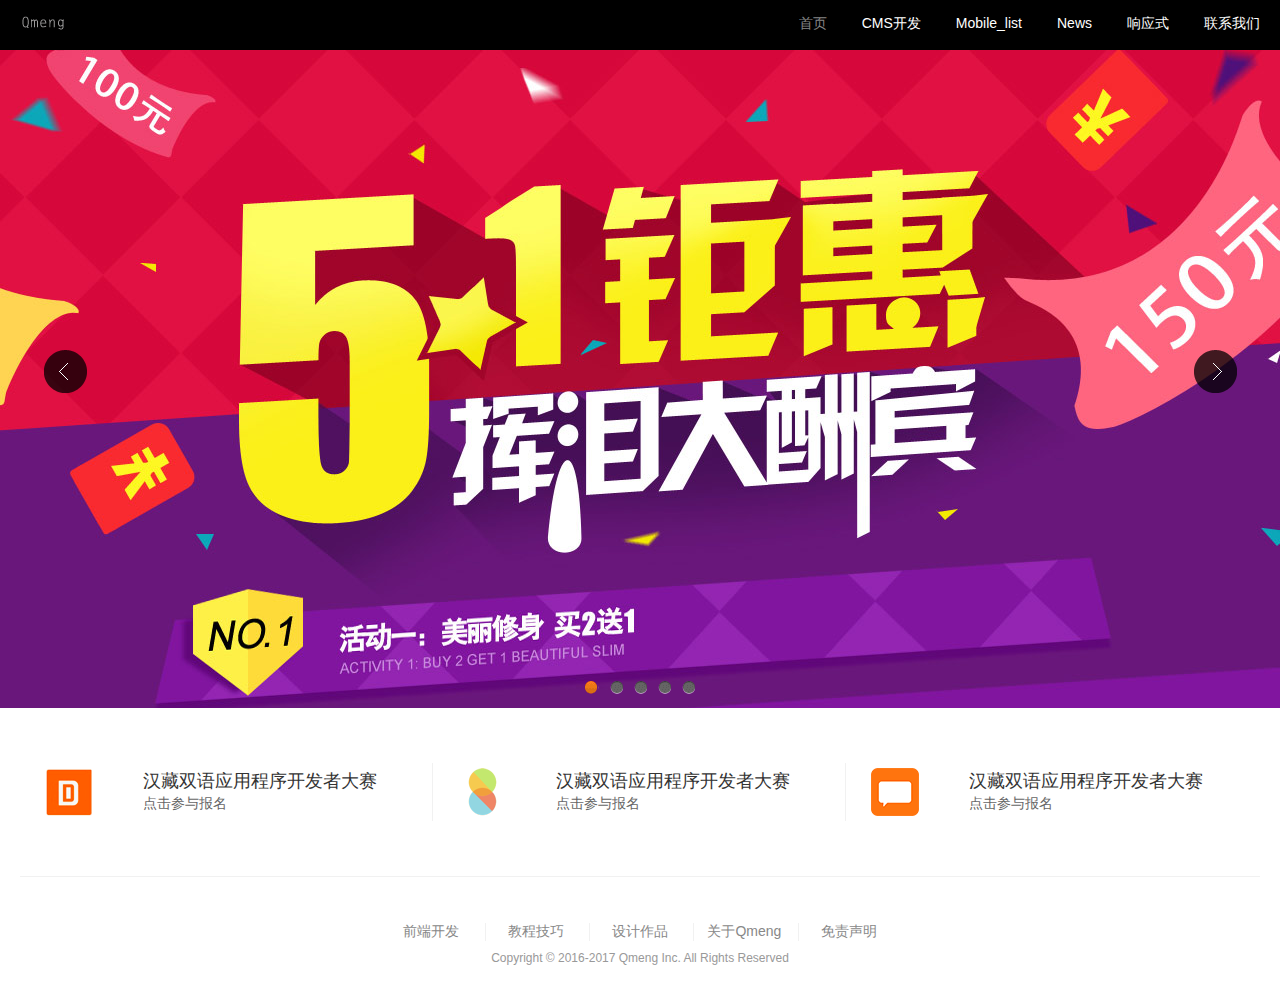
<file: index.html>
<!DOCTYPE html>
<html lang="en">

<head>
	<meta charset="UTF-8">
	<meta name="viewport" content="width=device-width, initial-scale=1.0">
	<meta http-equiv="X-UA-Compatible" content="ie=edge">
	<link rel="stylesheet" href="css/master.css">
	<title>Qmeng首页</title>
</head>

<body>
	<div class="wrap">

		<!-- header start -->
		<div class="header-bg">
			<div class="header content">
				<div class="logo flt"><a href="/">Qmeng</a></div>
				<ul class="nav frt">
					<li class="active"><a href="/">首页</a></li>
					<li><a href="./cms">CMS开发</a></li>
					<li><a href="./mobile/index.html">Mobile_list</a></li>
					<li><a href="./mobile/list.html">News</a></li>
					<li><a href="./responsive_layout/index.html">响应式</a></li>
					<li><a href="./list.html">联系我们</a></li>
				</ul>
			</div>
		</div>
		<!-- header end -->

		<!-- focus start -->
		<div class="focus">
			<div class="flexslider">
				<ul class="slides clearfix">
					<li style="background:url(images/activity_35.jpg) 50% 0 no-repeat; background-size:cover;"></li>
					<li style="background:url(images/activity_36.jpg) 50% 0 no-repeat; background-size:cover;"></li>
					<li style="background:url(images/activity_37.jpg) 50% 0 no-repeat; background-size:cover;"></li>
					<li style="background:url(images/activity_38.jpg) 50% 0 no-repeat; background-size:cover;"></li>
					<li style="background:url(images/activity_40.jpg) 50% 0 no-repeat; background-size:cover;"></li>
				</ul>
			</div>
		</div>
		<!-- focus end -->

		<!-- module start -->
		<div class="module">
			<div class="app-body content">
				<ul class="app-box clearfix">
					<li>
						<a class="app-link" href="">
							<img class="app-img" src="images/icons_miui.png" alt="">
							<span class="app-desc">
							<span class="desc-t3">汉藏双语应用程序开发者大赛</span>
							<span class="click-text">点击参与报名</span>
							</span>
						</a>
					</li>
					<li>
						<a class="app-link" href="">
							<img class="app-img" src="images/icons_m8.png" alt="">
							<span class="app-desc">
							<span class="desc-t3">汉藏双语应用程序开发者大赛</span>
							<span class="click-text">点击参与报名</span>
							</span>
						</a>
					</li>
					<li>
						<a class="app-link" href="">
							<img class="app-img" src="images/icons_miui_bbs.png" alt="">
							<span class="app-desc">
							<span class="desc-t3">汉藏双语应用程序开发者大赛</span>
							<span class="click-text">点击参与报名</span>
							</span>
						</a>
					</li>
				</ul>
			</div>
		</div>
		<!-- module end-->

		<!-- footer start -->
		<div class="footer">
			<div class="content clearfix">
				<ul class="footer-link">
					<li><a href="/">前端开发</a></li>
					<li><a href="/">教程技巧</a></li>
					<li><a href="/">设计作品</a></li>
					<li><a href="/">关于Qmeng</a></li>
					<li><a href="/">免责声明</a></li>
				</ul>
				<p class="copyright">Copyright © 2016-2017 Qmeng Inc. All Rights Reserved</p>
			</div>
		</div>
		<!-- footer end -->
	</div>


	<!-- focus js -->
	<script type="text/javascript" src="js/jquery-1.7.2.min.js"></script>
	<script type="text/javascript" src="js/jquery.flexslider-min.js"></script>
	<script type="text/javascript">
		$(document).ready(function () {
			$('.flexslider').flexslider({
				directionNav: true,
				pauseOnAction: false
			});
		});
	</script>
	<!-- focus js end -->



	<!-- click add start -->
	<script>
		var clickCount = 0,
			$i = $('<b>');
		$i.css({
			'z-index': 99999,
			'position': 'absolute',
			'color': 'red',
			'display': 'none'
		});
		$('body').append($i);
		$(document).on('click', function (e) {
			var x = e.pageX,
				y = e.pageY;
			$i.text('+' + (++clickCount)).css({
				'display': 'block',
				'top': y - 15,
				'left': x,
				'opacity': 1

			}).stop(true, false).animate({
				'top': y - 180,
				'opacity': 0
			}, 800, function () {
				$i.hide();
			});
			e.stopPropagation();
		});
	</script>
	<!-- click add end -->



</body>

</html>
</file>
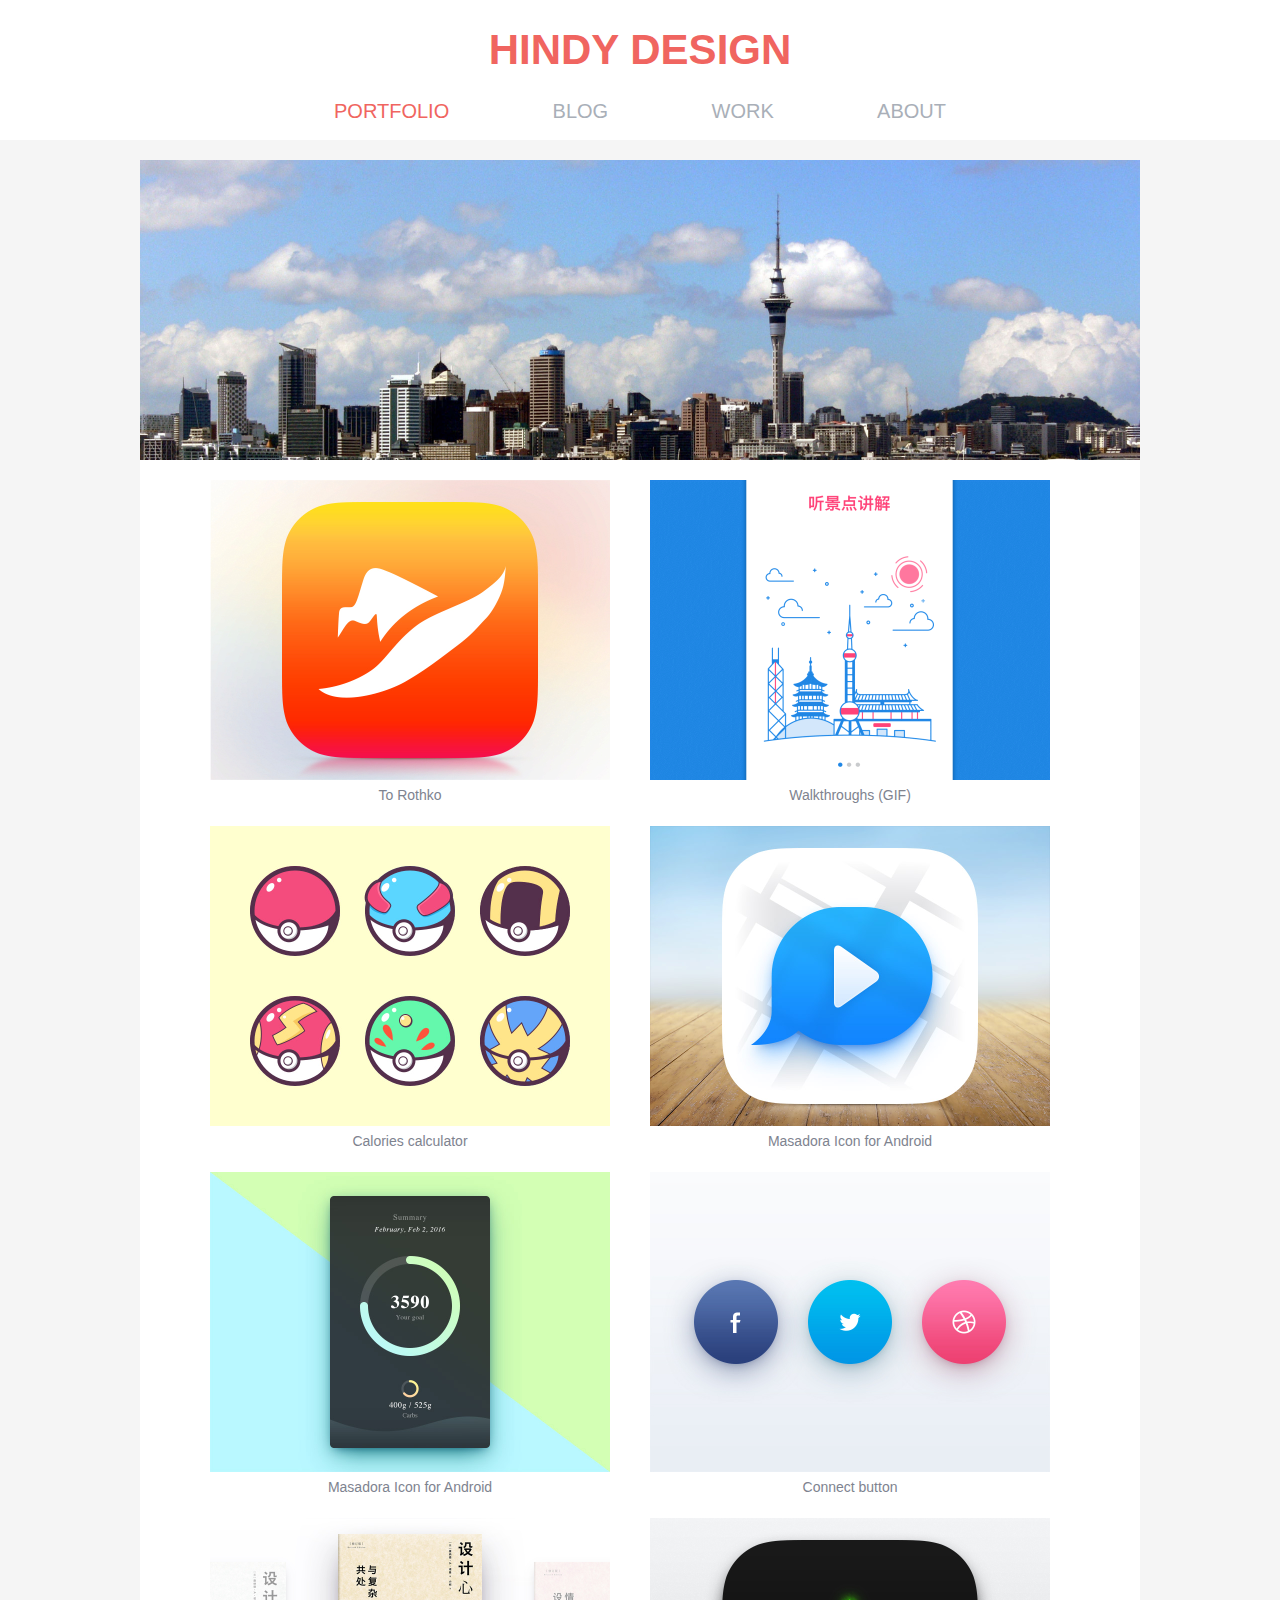
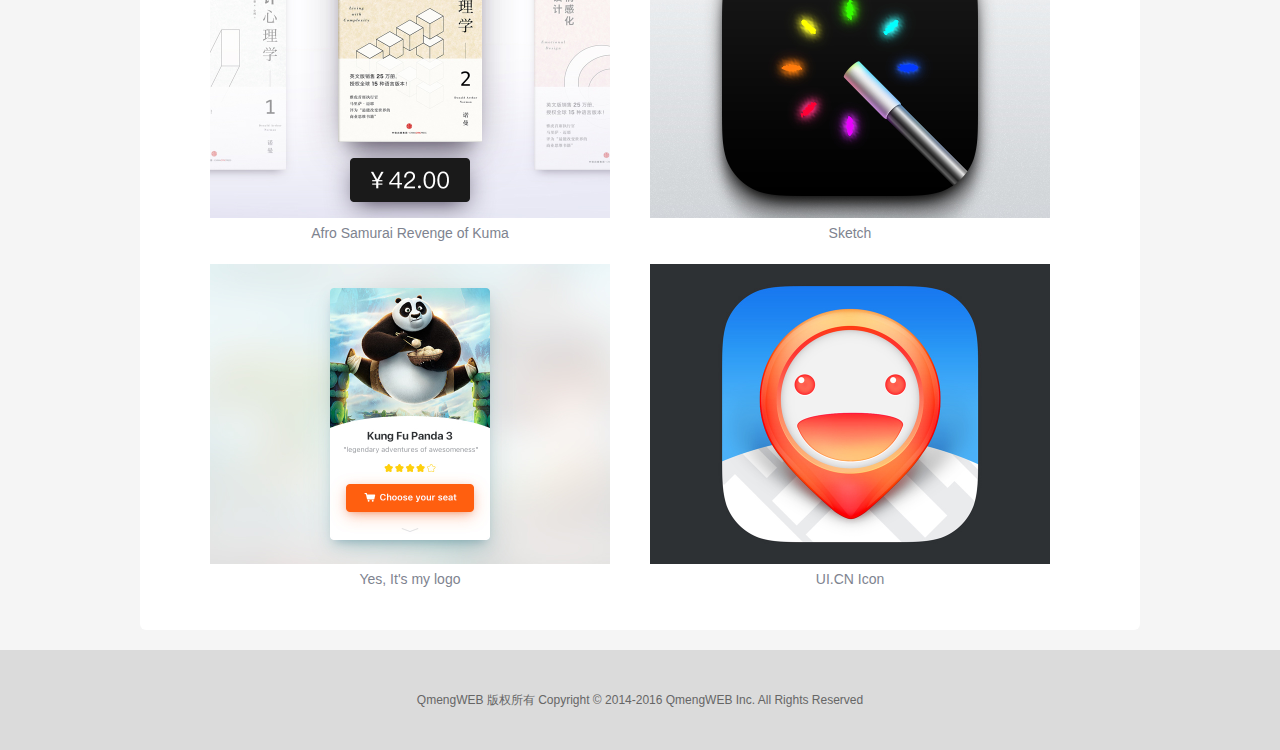
<file: blogs/index.html>
<!DOCTYPE html PUBLIC "-//W3C//DTD XHTML 1.0 Transitional//EN" "http://www.w3.org/TR/xhtml1/DTD/xhtml1-transitional.dtd">
<html xmlns="http://www.w3.org/1999/xhtml" xml:lang="en">

<head>
    <meta http-equiv="Content-Type" content="text/html;charset=UTF-8">
    <title>首页个人博客</title>
    <link href="css/master.css" rel="stylesheet" type="text/css" />
</head>

<body>
    <div class="wrap">
        <!--头部开始-->
        <div class="header-box">
            <div class="header">
                <h1 class="hd-logo">
                    <a href="#">HINDY DESIGN</a>
                </h1>
                <div class="nav">
                    <ul>
                        <li class="current">
                            <a href="#">PORTFOLIO</a>
                        </li>
                        <li>
                            <a href="#">BLOG</a>
                        </li>
                        <li>
                            <a href="#">WORK</a>
                        </li>
                        <li>
                            <a href="#">ABOUT</a>
                        </li>
                    </ul>
                </div>
            </div>
        </div>
        <!--头部结束-->
        <!--页面身体开始-->
        <div class="body-box">
            <div class="container">
                <!--焦点图开始-->
                <div class="focus">
                    <div class="container-fluid text-center">
                        <div class="header">
                            <img class="headerImg" src="images/header.jpg" data-slideshow='images/img1.jpg|images/img2.jpg|images/img3.jpg'>
                        </div>
                    </div>
                </div>
                <!--焦点图结束-->
                <!--图片项目列表开始-->
                <div class="items-box clearfix">
                    <div class="item">
                        <div class="item-img">
                            <a href="#"><img src="images/01.jpg" /></a>
                        </div>
                        <h3>To Rothko</h3>
                    </div>
                    <div class="item">
                        <div class="item-img">
                            <a href="#"><img src="images/02.gif" /></a>
                        </div>
                        <h3>Walkthroughs (GIF)</h3>
                    </div>
                    <div class="item">
                        <div class="item-img">
                            <a href="#"><img src="images/03.jpg" /></a>
                        </div>
                        <h3>Calories calculator</h3>
                    </div>
                    <div class="item">
                        <div class="item-img">
                            <a href="#"><img src="images/04.jpg" /></a>
                        </div>
                        <h3>Masadora Icon for Android</h3>
                    </div>
                    <div class="item">
                        <div class="item-img">
                            <a href="#"><img src="images/05.jpg" /></a>
                        </div>
                        <h3>Masadora Icon for Android</h3>
                    </div>
                    <div class="item">
                        <div class="item-img">
                            <a href="#"><img src="images/11.jpg" /></a>
                        </div>
                        <h3>Connect button</h3>
                    </div>
                    <div class="item">
                        <div class="item-img">
                            <a href="#"><img src="images/07.jpg" /></a>
                        </div>
                        <h3>Afro Samurai Revenge of Kuma</h3>
                    </div>
                    <div class="item">
                        <div class="item-img">
                            <a href="#"><img src="images/12.jpg" /></a>
                        </div>
                        <h3>Sketch</h3>
                    </div>
                    <div class="item">
                        <div class="item-img">
                            <a href="#"><img src="images/09.jpg" /></a>
                        </div>
                        <h3>Yes, It's my logo</h3>
                    </div>
                    <div class="item">
                        <div class="item-img">
                            <a href="#"><img src="images/10.jpg" /></a>
                        </div>
                        <h3>UI.CN Icon</h3>
                    </div>
                </div>
            </div>
        </div>
        <!--页面身体结束-->
        <!--页尾开始-->
        <div class="footer">
            <div class="copyright">
                QmengWEB 版权所有 Copyright © 2014-2016 QmengWEB Inc. All Rights Reserved
            </div>
        </div>
        <!--页尾结束-->
    </div>
    <script src="js/jquery.min.js"></script>
    <script src="js/jquery.hammer-full.min.js"></script>
    <script src="js/plugin.js">
    </script>
    <script src="js/lrtk.js"></script>
    <script>
        var links = ["http://www.lanrentuku.com", "http://www.lanrentuku.com/lanren/", "http://www.lanrentuku.com/js/biaoqian.html", "http://www.lanrentuku.com/js/xiangce.html"];
        $(".slide").click(function () {
            var index = $(this).attr('index');
            if (index === undefined) {
                window.open(links[0]);
            } else {
                window.open(links[(parseInt(index) + 1)]);
            }

        });
    </script>

</body>

</html>
</file>
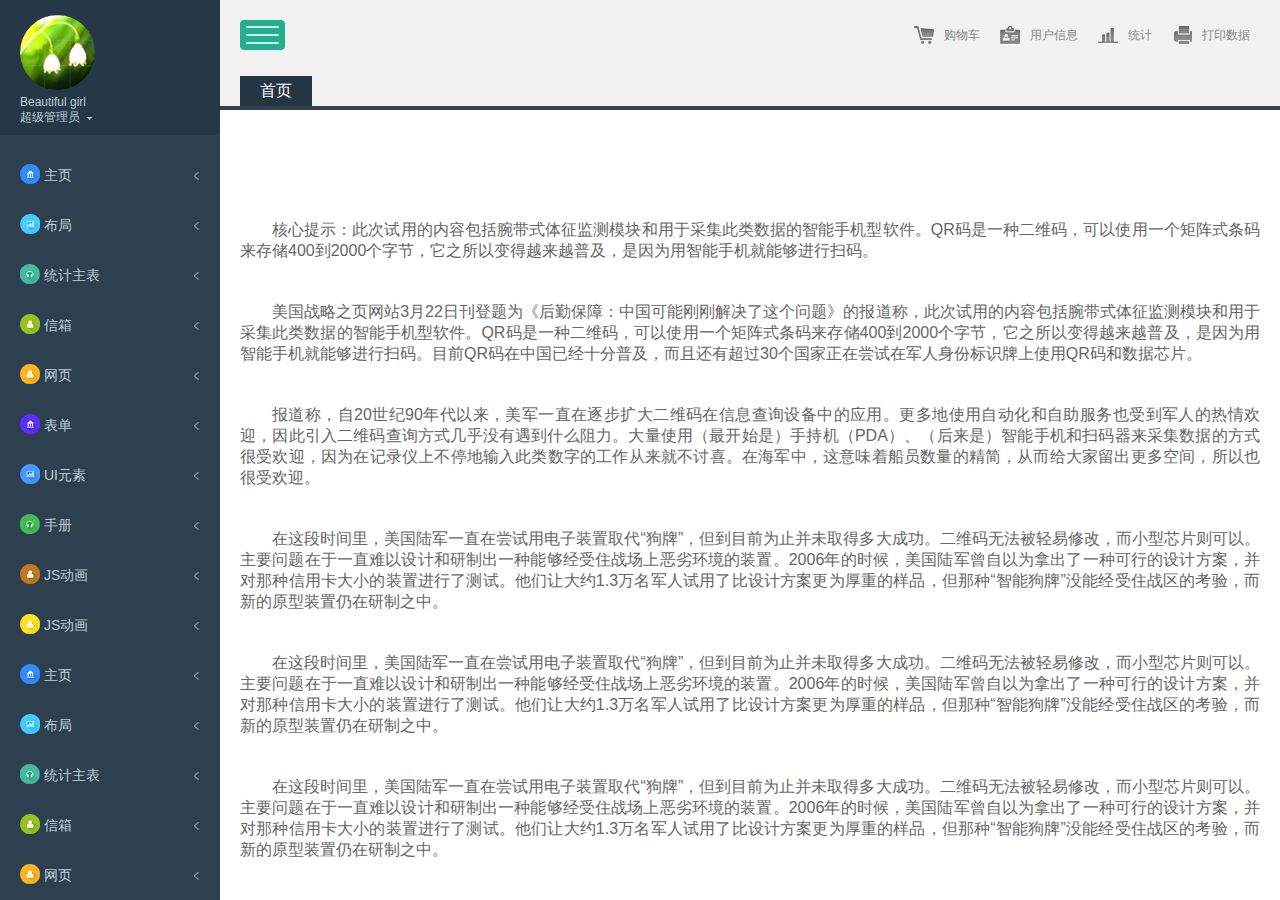
<file: cms/index.html>
<!DOCTYPE html>
<html lang="en">
<head>
	<meta charset="UTF-8">
	<meta name="viewport" content="width=device-width, initial-scale=1.0">
	<meta http-equiv="X-UA-Compatible" content="ie=edge">
	<title>后台管理界面</title>
	<link rel="stylesheet" href="css/master.css">
</head>
<body>
<!-- wrap start -->
<div class="wrap">

	<!-- slider-nav start -->
	<div class="slider-nav">
		<!-- administrators start -->
		<div class="administrators">
			<div class="administrators-face"><img src="images/touxiang.png" alt=""></div>
			<span>Beautiful girl</span>
			<span class="arrows">超级管理员</span>
		</div>
		<!-- administrators end -->

		<!-- slider-nav-box start -->
		<ul class="slider-nav-box clearfix">
			<li><i class="icon icon-01"></i><a href="">主页</a></li>
			<li><i class="icon icon-02"></i><a href="">布局</a></li>
			<li><i class="icon icon-03"></i><a href="">统计主表</a></li>
			<li><i class="icon icon-04"></i><a href="">信箱</a></li>
			<li><i class="icon icon-05"></i><a href="">网页</a></li>
			<li><i class="icon icon-06"></i><a href="">表单</a></li>
			<li><i class="icon icon-07"></i><a href="">UI元素</a></li>
			<li><i class="icon icon-08"></i><a href="">手册</a></li>
			<li><i class="icon icon-09"></i><a href="">JS动画</a></li>
			<li><i class="icon icon-10"></i><a href="">JS动画</a></li>
			<li><i class="icon icon-01"></i><a href="">主页</a></li>
			<li><i class="icon icon-02"></i><a href="">布局</a></li>
			<li><i class="icon icon-03"></i><a href="">统计主表</a></li>
			<li><i class="icon icon-04"></i><a href="">信箱</a></li>
			<li><i class="icon icon-05"></i><a href="">网页</a></li>
			<li><i class="icon icon-06"></i><a href="">表单</a></li>
			<li><i class="icon icon-07"></i><a href="">UI元素</a></li>
			<li><i class="icon icon-08"></i><a href="">手册</a></li>
			<li><i class="icon icon-09"></i><a href="">JS动画</a></li>
			<li><i class="icon icon-10"></i><a href="">JS动画</a></li>
		</ul>
		<!-- slider-nav-box end -->
	</div>
	<!-- slider-nav end -->

	<!-- module-start -->
	<div class="module-right">
		<!-- header start -->
		<div class="header">
			<div class="header-top clearfix">
				<div class="header-left flt"><img src="images/tiao.png" alt=""></div>
				<ul class="header-right-nav frt">
					<li><i class="icon-right icon-right-gouwuche"></i><a href="">购物车</a></li>
					<li><i class="icon-right icon-right-use"></i><a href="">用户信息</a></li>
					<li><i class="icon-right icon-right-tongji"></i><a href="">统计</a></li>
					<li><i class="icon-right icon-right-daying"></i><a href="">打印数据</a></li>
				</ul>
			</div>
			<div class="header-bottom"><a href="首页">首页</a>
			</div>
		</div>
		<!-- header end -->

		<!-- content start -->
		<div class="content">
			<p>核心提示：此次试用的内容包括腕带式体征监测模块和用于采集此类数据的智能手机型软件。QR码是一种二维码，可以使用一个矩阵式条码来存储400到2000个字节，它之所以变得越来越普及，是因为用智能手机就能够进行扫码。</p>
			<p>美国战略之页网站3月22日刊登题为《后勤保障：中国可能刚刚解决了这个问题》的报道称，此次试用的内容包括腕带式体征监测模块和用于采集此类数据的智能手机型软件。QR码是一种二维码，可以使用一个矩阵式条码来存储400到2000个字节，它之所以变得越来越普及，是因为用智能手机就能够进行扫码。目前QR码在中国已经十分普及，而且还有超过30个国家正在尝试在军人身份标识牌上使用QR码和数据芯片。</p>
			<p>报道称，自20世纪90年代以来，美军一直在逐步扩大二维码在信息查询设备中的应用。更多地使用自动化和自助服务也受到军人的热情欢迎，因此引入二维码查询方式几乎没有遇到什么阻力。大量使用（最开始是）手持机（PDA）、（后来是）智能手机和扫码器来采集数据的方式很受欢迎，因为在记录仪上不停地输入此类数字的工作从来就不讨喜。在海军中，这意味着船员数量的精简，从而给大家留出更多空间，所以也很受欢迎。</p>
			<p>在这段时间里，美国陆军一直在尝试用电子装置取代“狗牌”，但到目前为止并未取得多大成功。二维码无法被轻易修改，而小型芯片则可以。主要问题在于一直难以设计和研制出一种能够经受住战场上恶劣环境的装置。2006年的时候，美国陆军曾自以为拿出了一种可行的设计方案，并对那种信用卡大小的装置进行了测试。他们让大约1.3万名军人试用了比设计方案更为厚重的样品，但那种“智能狗牌”没能经受住战区的考验，而新的原型装置仍在研制之中。</p>
			<p>在这段时间里，美国陆军一直在尝试用电子装置取代“狗牌”，但到目前为止并未取得多大成功。二维码无法被轻易修改，而小型芯片则可以。主要问题在于一直难以设计和研制出一种能够经受住战场上恶劣环境的装置。2006年的时候，美国陆军曾自以为拿出了一种可行的设计方案，并对那种信用卡大小的装置进行了测试。他们让大约1.3万名军人试用了比设计方案更为厚重的样品，但那种“智能狗牌”没能经受住战区的考验，而新的原型装置仍在研制之中。</p>
			<p>在这段时间里，美国陆军一直在尝试用电子装置取代“狗牌”，但到目前为止并未取得多大成功。二维码无法被轻易修改，而小型芯片则可以。主要问题在于一直难以设计和研制出一种能够经受住战场上恶劣环境的装置。2006年的时候，美国陆军曾自以为拿出了一种可行的设计方案，并对那种信用卡大小的装置进行了测试。他们让大约1.3万名军人试用了比设计方案更为厚重的样品，但那种“智能狗牌”没能经受住战区的考验，而新的原型装置仍在研制之中。</p>
			<p>在这段时间里，美国陆军一直在尝试用电子装置取代“狗牌”，但到目前为止并未取得多大成功。二维码无法被轻易修改，而小型芯片则可以。主要问题在于一直难以设计和研制出一种能够经受住战场上恶劣环境的装置。2006年的时候，美国陆军曾自以为拿出了一种可行的设计方案，并对那种信用卡大小的装置进行了测试。他们让大约1.3万名军人试用了比设计方案更为厚重的样品，但那种“智能狗牌”没能经受住战区的考验，而新的原型装置仍在研制之中。</p>
			<p>在这段时间里，美国陆军一直在尝试用电子装置取代“狗牌”，但到目前为止并未取得多大成功。二维码无法被轻易修改，而小型芯片则可以。主要问题在于一直难以设计和研制出一种能够经受住战场上恶劣环境的装置。2006年的时候，美国陆军曾自以为拿出了一种可行的设计方案，并对那种信用卡大小的装置进行了测试。他们让大约1.3万名军人试用了比设计方案更为厚重的样品，但那种“智能狗牌”没能经受住战区的考验，而新的原型装置仍在研制之中。</p>
			<p>在这段时间里，美国陆军一直在尝试用电子装置取代“狗牌”，但到目前为止并未取得多大成功。二维码无法被轻易修改，而小型芯片则可以。主要问题在于一直难以设计和研制出一种能够经受住战场上恶劣环境的装置。2006年的时候，美国陆军曾自以为拿出了一种可行的设计方案，并对那种信用卡大小的装置进行了测试。他们让大约1.3万名军人试用了比设计方案更为厚重的样品，但那种“智能狗牌”没能经受住战区的考验，而新的原型装置仍在研制之中。</p>
			<p>在这段时间里，美国陆军一直在尝试用电子装置取代“狗牌”，但到目前为止并未取得多大成功。二维码无法被轻易修改，而小型芯片则可以。主要问题在于一直难以设计和研制出一种能够经受住战场上恶劣环境的装置。2006年的时候，美国陆军曾自以为拿出了一种可行的设计方案，并对那种信用卡大小的装置进行了测试。他们让大约1.3万名军人试用了比设计方案更为厚重的样品，但那种“智能狗牌”没能经受住战区的考验，而新的原型装置仍在研制之中。</p>
			<p>在这段时间里，美国陆军一直在尝试用电子装置取代“狗牌”，但到目前为止并未取得多大成功。二维码无法被轻易修改，而小型芯片则可以。主要问题在于一直难以设计和研制出一种能够经受住战场上恶劣环境的装置。2006年的时候，美国陆军曾自以为拿出了一种可行的设计方案，并对那种信用卡大小的装置进行了测试。他们让大约1.3万名军人试用了比设计方案更为厚重的样品，但那种“截至2006年，美国陆军已经对920万军人及其家属的医疗信息实现了电脑化管理。在伊拉克和阿富汗，数以千计的医务人员所使用的电子设备能够在必要时获取此类信息。快速获取此类信息的能力是美军能够降低战区死亡率的众多因素之一。将所有此类信息全都存储在电子数据库中，也使得医务人员能够很容易在治疗、伤情和疾病中找到有用的规律。反过来，这也使得发现和纠正问题变得更加容易。就眼下而言，这就是“狗牌”的未来，但设计出一种小巧耐用的电子存储装置仍然是个难题。智能狗牌”没能经受住战区的考验，而新的原型装置仍在研制之中。</p>
			<p>在这段时间里，美国陆军一直在尝试用电子装置取代“狗牌”，但到目前为止并未取得多大成功。二维码无法被轻易修改，而小型芯片则可以。主要问题在于一直难以设计和研制出一种能够经受住战场上恶劣环境的装置。2006年的时候，美国陆军曾自以为拿出了一种可行的设计方案，并对那种信用卡大小的装置进行了测试。他们让大约1.3万名军人试用了比设计方案更为厚重的样品，但那种“智能狗牌”没能经受住战区的考验，而新的原型装置仍在研制之中。</p>
			<p>在这段时间里，美国陆军一直在尝试用电子装置取代“狗牌”，但到目前为止并未取得多大成功。二维码无法被轻易修改，而小型芯片则可以。主要问题在于一直难以设计和研制出一种能够经受住战场上恶劣环境的装置。2006年的时候，美国陆军曾自以为拿出了一种可行的设计方案，并对那种信用卡大小的装置进行了测试。他们让大约1.3万名军人试用了比设计方案更为厚重的样品，但那种“智能狗牌”没能经受住战区的考验，而新的原型装置仍在研制之中。</p>
			<p>在这段时间里，美国陆军截至2006年，美国陆军已经对920万军人及其家属的医疗信息实现了电脑化管理。在伊拉克和阿富汗，数以千计的医务人员所使用的电子设备能够在必要时获取此类信息。快速获取此类信息的能力是美军能够降低战区死亡率的众多因素之一。将所有此类信息全都存储在电子数据库中，也使得医务人员能够很容易在治疗、伤情和疾病中找到有用的规律。反过来，这也使得发现和纠正问题变得更加容易。就眼下而言，这就是“狗牌”的未来，但设计出一种小巧耐用的电子存储装置仍然是个难题。一直在尝试用电子装置取代“狗牌”，但到目前为止并未取得多大成功。二维码无法被轻易修改，而小型芯片则可以。主要问题在于一直难以设计和研制出一种能够经受住战场上恶劣环境的装置。2006年的时候，美国陆军曾自以为拿出了一种可行的设计方案，并对那种信用卡大小的装置进行了测试。他们让大约1.3万名军人试用了比设计方案更为厚重的样品，但那种“智能狗牌”没能经受住战区的考验，而新的原型装置仍在研制之中。</p>
			<p>在这段时间里，美国陆军一直在尝试用电子装置取代“狗牌”，但到目前为止并未取得多大成功。二维码无法被轻易修改，而小型芯片则可以。主要问题在于一直难以设计和研制出一种能够经受住战场上恶劣环境的装置。2006年的时候，美国陆军曾自以为拿出了一种可行的设计方案，并对那种信用卡大小的装置进行了测试。他们让大约1.3万名军人试用了比设计方案更为厚重的样品，但那种“智能狗牌”没能经受住战区的考验，而新的原型装置仍在研制之中。</p>
			<p>在这段时间里，美国陆军一直在尝试用电子装置取代“狗牌”，但到目前为止并未取得多大成功。二维码无法被轻易修改，而小型芯片则可以。主要问题在于一直难以设计和研制出一种能够经受住战场上恶劣环境的装置。2006年的时候，美国陆军曾自以为拿出了一种可行的设计方案，并对那种信用卡大小的装置进行了测试。他们让大约1.3万名军人试用了比设计方案更为厚重的样品，但那种“智能狗牌”没能经受住战区的考验，而新的原型装置仍在研制之中。</p>
			<p>在这段时间里，美国陆军一直在尝试用电子装置取代“狗牌”，但到目前为止并未取得多大成功。二维码无法被轻易修改，而小型芯片则可以。主要问题在于一直难以设计和研制出一种能够经受住战场上恶劣环境的装置。2006年的时候，美国陆军曾自以为拿出了一种可行的设计方案，并对那种信用卡大小的装置进行了测试。他们让大约1.3万名军人试用了比设计方案更为厚重的样品，但那种“智截至2006年，美国陆军已经对920万军人及其家属的医疗信息实现了电脑化管理。在伊拉克和阿富汗，数以千计的医务人员所使用的电子设备能够在必要时获取此类信息。快速获取此类信息的能力是美军能够降低战区死亡率的众多因素之一。将所有此类信息全都存储在电子数据库中，也使得医务人员能够很容易在治疗、伤情和疾病中找到有用的规律。反过来，这也使得发现和纠正问题变得更加容易。就眼下而言，这就是“狗牌”的未来，但设计出一种小巧耐用的电子存储装置仍然是个难题。能狗牌”没能经受住战区的考验，而新的原型装置仍在研制之中。</p>
			<p>在这段时间里，美国陆军一直在尝试用电子装置取代“狗牌”，但到目前为止并未取得多大成功。二维码无法被轻易修改，而小型芯片则可以。主要问题在于一直难以设计和研制出一种能够经受住战场上恶劣环境的装置。2006年的时候，美国陆军曾自以为拿出了一种可行的设计方案，并对那种信用卡大小的装置进行了测试。他们让大约1.3万名军人试用了比设计方案更为厚重的样品，但那种“智能狗牌”没能经受住战区的考验，而新的原型装置仍在研制之中。</p>
			<p>在这段时间里，美国陆截至2006年，美国陆军已经对920万军人及其家属的医疗信息实现了电脑化管理。在伊拉克和阿富汗，数以千计的医务人员所使用的电子设备能够在必要时获取此类信息。快速获取此类信息的能力是美军能够降低战区死亡率的众多因素之一。将所有此类信息全都存储在电子数据库中，也使得医务人员能够很容易在治疗、伤情和疾病中找到有用的规律。反过来，这也使得发现和纠正问题变得更加容易。就眼下而言，这就是“狗牌”的未来，但设计出一种小巧耐用的电子存储装置仍然是个难题。军一直在尝试用电子装置取代“狗牌”，但到目前为止并未取得多大成功。二维码无法被轻易修改，而小型芯片则可以。主要问题在于一直难以设计和研制出一种能够经受住战场上恶劣环境的装置。2006年的时候，美国陆军曾自以为拿出了一种可行的设计方案，并对那种信用卡大小的装置进行了测试。他们让大约1.3万名军人试用了比设计方案更为厚重的样品，但那种“智能狗牌”没能经受住战区的考验，而新的原型装置仍在研制之中。</p>
			<p>在这段时间里，美国陆军一直在尝试用电子装置取代“狗牌”，但到目前为止并未取得多大成功。二维码无法被轻易修改，而小型芯片则可以。主要问题在于一直难以设计和研制出一种能够经受住战场上恶劣环境的装置。2006年的时候，美国陆军曾自以为拿出了一种可行的设计方案，并对那种信用卡大小的装置进行了测试。他们让大约1.3万名军人试用了比设计方案更为厚重的样品，但那种“智能狗牌”没能经受住战区的考验，而新的原型装置仍在研制之中。</p>
			<p>在这段时间里，美国陆军一直在尝试用电子装置取代“狗牌”，但到目前为止并未取得多大成功。二维码无法被轻易修改，而小型芯片则可以。主要问题在于一直难以设计和研制出一种能够经受住战场上恶劣环境的装置。2006年的时候，美国陆军曾自以为拿出了一种可行的设计方案，并对那种信用卡大小的装置进行了测试。他们让大约1.3万名军人试用了比设计方案更为厚重的样品，但那种“智能狗牌”没能经受住战区的考验，而新的原型装置仍在研制之中。</p>
			<p>在这段时间里，美国陆军一直在尝试用电子装置取代“狗牌”，但到目前为止并未取得多大成功。二维码无法被轻易修改，而小型芯片则可以。主要问题在于一直难以设计和研制出一种能够经受住战场上恶劣环境的装置。2006年的时候，美国陆军曾自以为拿出了一种可行的设计方案，并对那种信用卡大小的装置进行了测试。他们让大约1.3万名军人试用了比设计方案更为厚重的样品，但那种“智能狗牌”没能经受住战区的考验，而新的原型装置仍在研制之中。</p>
			<p>在这段时间里，美国陆军一直在尝试用电子装置取代“狗牌”，但到目前为止并未取得多大成功。二维码无法被轻易修改，而小型芯片则可以。主要问题在于一直难以设计和研制出一种能够经受住战场上恶劣环境的装置。2006年的时候，美国陆军曾自以为拿出了一种可行的设计方案，并对那种信用卡大小的装置进行了测试。他们让大约1.3万名军人试用了比设计方案更为厚重的样品，但那种“智能狗牌”没能经受住战区的考验，而新的原型装置仍在研制之中。</p>
			<p>在这段时间里，美国陆军一直在尝试用电子装置取代“狗牌”，但到目前为止并未取得多大成功。二维码无法被轻易修改，而小型芯片则可以。主要问题在于一直难以设计和研制出一种能够经受住战场上恶劣环境的装置。2006年的时候，美国陆军曾自以为拿出了一种可行的截至2006年，美国陆军已经对920万军人及其家属的医疗信息实现了电脑化管理。在伊拉克和阿富汗，数以千计的医务人员所使用的电子设备能够在必要时获取此类信息。快速获取此类信息的能力是美军能够降低战区死亡率的众多因素之一。将所有此类信息全都存储在电子数据库中，也使得医务人员能够很容易在治疗、伤情和疾病中找到有用的规律。反过来，这也使得发现和纠正问题变得更加容易。就眼下而言，这就是“狗牌”的未来，但设计出一种小巧耐用的电子存储装置仍然是个难题。设计方案，并对那种信用卡大小的装置进行了测试。他们让大约1.3万名军人试用了比设计方案更为厚重的样品，但那种“智能狗牌”没能经受住战区的考验，而新的原型装置仍在研制之中。</p>
			<p>在这段时间里，美国陆军一直在尝试用电子装置取代“狗牌”，但到目前为止并未取得多大成功。二维码无法被轻易修改，而小型芯片则可以。主要问题在于一直难以设计和研制出一种能够经受住战场上恶劣环境的装置。2006年的时候，美国陆军曾自以为拿出了一种可行的设计方案，并对那种信用卡大小的装置进行了测试。他们让大约1.3万名军人试用了比设计方案更为厚重的样品，但那种“智能狗牌”没能经受住战区的考验，而新的原型装置仍在研制之中。</p>
			<p>在这段时间里，美国陆军一直在尝试用电子装置取代“狗牌”，但到目前为止并未取得多大成功。二维码无法被轻易修改，而小型芯片则可以。主要问题在于一直难以设计和研制出一种能够经受住战场上恶劣环境的装置。2006年的时候，美国陆军曾自以为拿出了一种可行的设计方案，并对那种信用卡大小的装置进行了测试。他们让大约1.3万名军人试用了比设计方案更为厚重的样品，但那种“智能狗牌”没能经受住战区的考验，而新的原型装置仍在研制之中。</p>
			<p>在这段时间里，美国陆军一直在尝试用电子装置取代“狗牌”，但到目前为止并未取得多大成功。二维码无法被轻易修改，而小型芯片则可以。主要问题在于一直难以设计和研制出一种能够经受住战场上恶劣环境的装置。2006年的时候，美国陆军曾自以为拿出了一种可行的设计方案，并对那种信用卡大小的装置进行了测试。他们让大约1.3万名军人试用了比设计方案更为厚重的样品，但那种“智能狗牌”没能经受住战区的考验，而新的原型装置仍在研制之中。</p>
			<p>在这段时间里，美国陆军一直在尝试用电子装置取代“狗牌”，但到目前为止并未取得多大成功。二维码无法被轻易修改，而小型芯片则可以。主要问题在于一直难以设计和研制出一种能够经受住战场上恶劣环境的装置。2006年的时候，美国陆军曾自以为拿出了一种可行的设计方案，并对那种信用卡大小的装置进行了测试。他们让大约1.3万名军人试用了比设计方案更为厚重的样品，但那种“智能狗牌”没能经受住战区的考验，而新的原型装置仍在研制之中。</p>
			<p>在这段时间里，美国陆军一直在尝试用电子装置取代“狗牌”，但到目前为止并未取得多大成功。二维码无法被轻易修改，而小型芯片则可以。主要截至2006年，美国陆军已经对920万军人及其家属的医疗信息实现了电脑化管理。在伊拉克和阿富汗，数以千计的医务人员所使用的电子设备能够在必要时获取此类信息。快速获取此类信息的能力是美军能够降低战区死亡率的众多因素之一。将所有此类信息全都存储在电子数据库中，也使得医务人员能够很容易在治疗、伤情和疾病中找到有用的规律。反过来，这也使得发现和纠正问题变得更加容易。就眼下而言，这就是“狗牌”的未来，但设计出一种小巧耐用的电子存储装置仍然是个难题。问题在于一直难以设计和研制出一种能够经受住战场上恶劣环境的装置。2006年的时候，美国陆军曾自以为拿出了一种可行的设计方案，并对那种信用卡大小的装置进行了测试。他们让大约1.3万名军人试用了比设计方案更为厚重的样品，但那种“智能狗牌”没能经受住战区的考验，而新的原型装置仍在研制之中。</p>
			<p>在这段时间里，美国陆军一直在尝试用电子装置取代“狗牌”，但到目前为止并未取得多大成功。二维码无法被轻易修改，而小型芯片则可以。主要问题在于一直难以设计和研制出一种能够经受住战场上恶劣环境的装置。2006年的时候，美国陆军曾自以为拿出了一种可行的设计方案，并对那种信用卡大小的装置进行了测试。他们让大约1.3万名军人试用了比设计方案更为厚重的样品，但那种“智能狗牌”没能经受住战区的考验，而新的原型装置仍在研制之中。</p>
			<p>在这段时间里，美国陆军一直在尝试用电子装置取代“狗牌”，但到目前为止并未取得多大成功。二维码无法被轻易修改，而小型芯片则可以。主要问题在于一直难以设计和研制出一种能够经受住战场上恶劣环境的装置。2006年的时候，美国陆军曾自以为拿出了一种可行的设计方案，并对那种信用卡大小的装置进行了测试。他们让大约1.3万名军人试用了比设计方案更为厚重的样品，但那种“智能狗牌”没能经受住战区的考验，而新的原型装置仍在研制之中。</p>
		</div>
		<!-- content end -->
	</div>
	<!-- module-end -->
</div>
<!-- wrap end -->
</body>
</html>
</file>
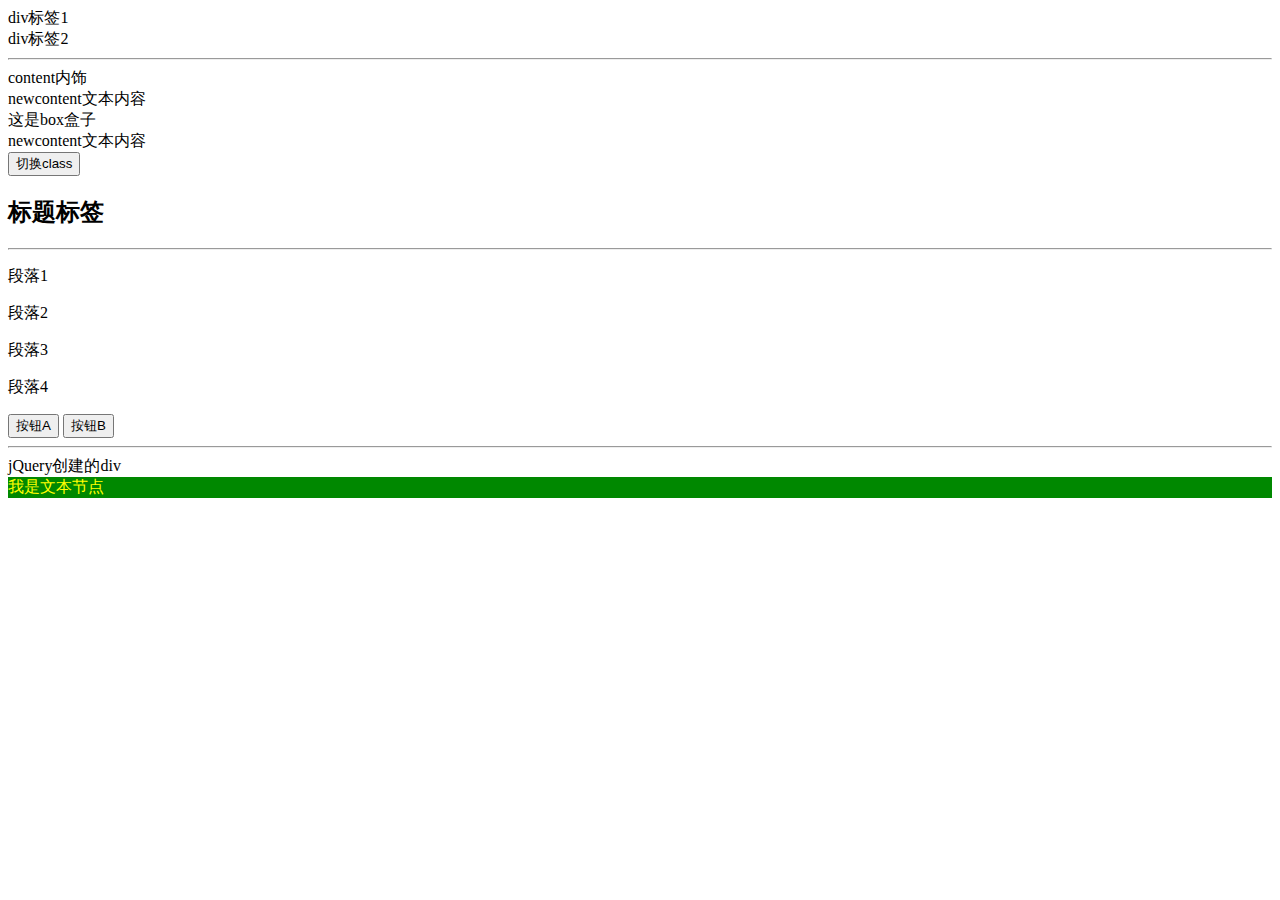
<file: course-09-jq/index.html>
<!DOCTYPE html>
<html lang="en">

<head>
	<meta charset="UTF-8">
	<meta name="viewport" content="width=device-width, initial-scale=1.0">
	<meta http-equiv="X-UA-Compatible" content="ie=edge">
	<title>JQuery常用知识运用</title>
	<style>
		.test2 {
			background: #080;
			color: #ff0;
		}
	</style>
</head>

<body>
	<div>div标签1</div>
	<div>div标签2</div>
	<hr>
	<div class="content">content内饰</div>
	<div id="box" class="content red">这是box盒子</div>
	<input type="button" id="btn" value="切换class">
	<h2>标题标签</h2>
	<hr>
	<div class="box1">
		<p>段落1</p>
		<p>段落2</p>
	</div>
	<div class="box2">
		<p>段落3</p>
		<p>段落4</p>
	</div>
	<button id="btn01" class="btn011">按钮A</button>
	<button id="btn02">按钮B</button>
	<hr>
	<script src="js/jquery-3.2.1.js"></script>
	<script>
		var div = $('<div>jQuery创建的div</div>');
		var text = $("<div id='test' class='aaron'>我是文本节点</div>");
		div.appendTo('body'); //添加到body
		text.addClass(' test2');
		text.appendTo('body');

		var newcontent = $(".content");
		newcontent.append('<div>newcontent文本内容</div>')//添加


		$('#btn').click(function () {
			var box = $('#box');
			box.after('<div>后边啦啦啦</div>')//在box后添加html代码内容

		})


		$('#btn01').click(function(){
			$('.box1').remove();//remove移除整个box1
		})
		$('#btn02').click(function(){
			$('p').remove(":contains('3')");//remove移除p标签数组中contains(包含)包含3的 p 元素
		})

		$('div').click(function(){//效果没有实现
			$(this).clone();
			$(this).clone(true);
		})

	</script>
</body>

</html>
</file>
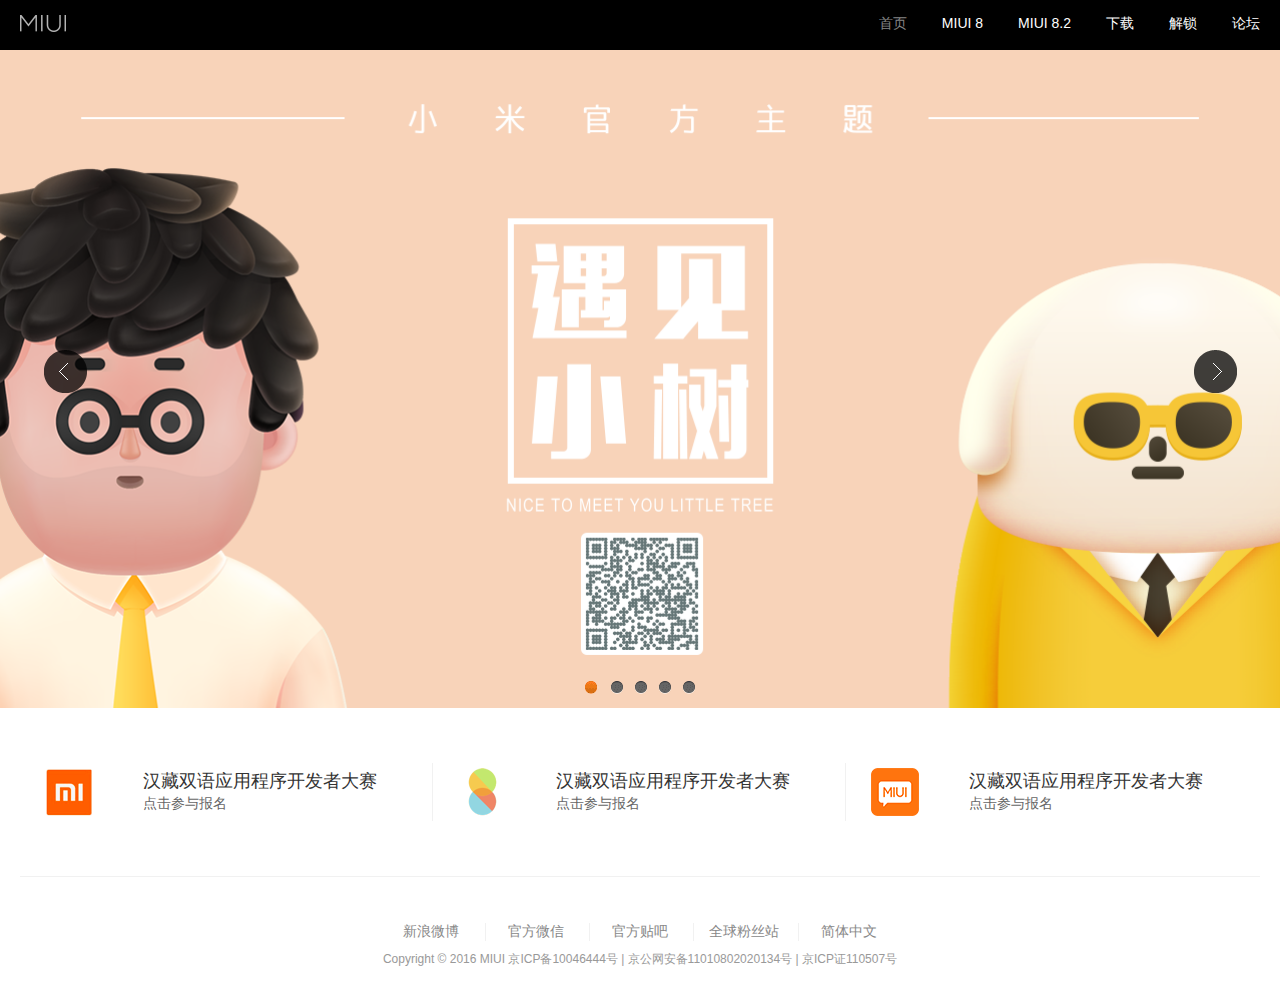
<file: miui/index.html>
<!DOCTYPE html>
<html lang="en">
<head>
	<meta charset="UTF-8">
	<meta name="viewport" content="width=device-width, initial-scale=1.0">
	<meta http-equiv="X-UA-Compatible" content="ie=edge">
	<link rel="stylesheet" href="css/master.css">
	<title>小米官网首页</title>
</head>
<body>
<div class="wrap">

	<!-- header start -->
	<div class="header-bg">
		<div class="header content">
			<div class="logo flt"><a href="/">lvci</a></div>
			<ul class="nav frt">
				<li class="active"><a href="/">首页</a></li>
				<li><a href="/">MIUI 8</a></li>
				<li><a href="/">MIUI 8.2</a></li>
				<li><a href="/">下载</a></li>
				<li><a href="/">解锁</a></li>
				<li><a href="/">论坛</a></li>
			</ul>
		</div>
	</div>
	<!-- header end -->

	<!-- focus start -->
	<div class="focus">
		<div class="flexslider">
			<ul class="slides clearfix">
				<li style="background:url(images/activity_34.png) 50% 0 no-repeat; background-size:cover;"></li>
				<li style="background:url(images/activity_35.png) 50% 0 no-repeat; background-size:cover;"></li>
				<li style="background:url(images/activity_36.png) 50% 0 no-repeat; background-size:cover;"></li>
				<li style="background:url(images/activity_37.jpg) 50% 0 no-repeat; background-size:cover;"></li>
				<li style="background:url(images/activity_38.png) 50% 0 no-repeat; background-size:cover;"></li>
			</ul>
		</div>
	</div>
	<!-- focus end -->

	<!-- module start -->
	<div class="module">
		<div class="app-body content">
			<ul class="app-box clearfix">
				<li>
					<a class="app-link" href="">
						<img class="app-img" src="images/icons_miui.png" alt="">
						<span class="app-desc">
							<span class="desc-t3">汉藏双语应用程序开发者大赛</span>
							<span class="click-text">点击参与报名</span>
						</span>
					</a>
				</li>
				<li>
					<a class="app-link" href="">
						<img class="app-img" src="images/icons_m8.png" alt="">
						<span class="app-desc">
							<span class="desc-t3">汉藏双语应用程序开发者大赛</span>
							<span class="click-text">点击参与报名</span>
						</span>
					</a>
				</li>
				<li>
					<a class="app-link" href="">
						<img class="app-img" src="images/icons_miui_bbs.png" alt="">
						<span class="app-desc">
							<span class="desc-t3">汉藏双语应用程序开发者大赛</span>
							<span class="click-text">点击参与报名</span>
						</span>
					</a>
				</li>
			</ul>
		</div>
	</div>
	<!-- module end-->

	<!-- footer start -->
	<div class="footer">
		<div class="content clearfix">
			<ul class="footer-link">
				<li><a href="/">新浪微博</a></li>
				<li><a href="/">官方微信</a></li>
				<li><a href="/">官方贴吧</a></li>
				<li><a href="/">全球粉丝站</a></li>
				<li><a href="/">简体中文</a></li>
			</ul>
			<p class="copyright">Copyright © 2016 MIUI 京ICP备10046444号 | 京公网安备11010802020134号 | 京ICP证110507号</p>
		</div>
	</div>
	<!-- footer end -->
</div>


<!-- focus js -->
<script type="text/javascript" src="js/jquery-1.7.2.min.js"></script>
<script type="text/javascript" src="js/jquery.flexslider-min.js"></script>
<script type="text/javascript">
$(document).ready(function(){
	$('.flexslider').flexslider({
		directionNav: true,
		pauseOnAction: false
	});
});
</script>
<!-- focus js end -->



<!-- click add start -->
<script>
var clickCount = 0, $i=$('<b>');
    $i.css({
    'z-index':99999,
    'position':'absolute',
    'color':'red',
    'display':'none'
    });
    $('body').append($i);
    $(document).on('click',function(e){
    var x = e.pageX, y = e.pageY;
    $i.text('+'+(++clickCount)).css({
    'display':'block',
    'top':y-15,
    'left':x,
    'opacity':1

    }).stop(true,false).animate({
    'top':y-180,
    'opacity':0
    },800,function(){
    $i.hide();
    });
    e.stopPropagation();
});
</script>
<!-- click add end -->



</body>
</html>
</file>
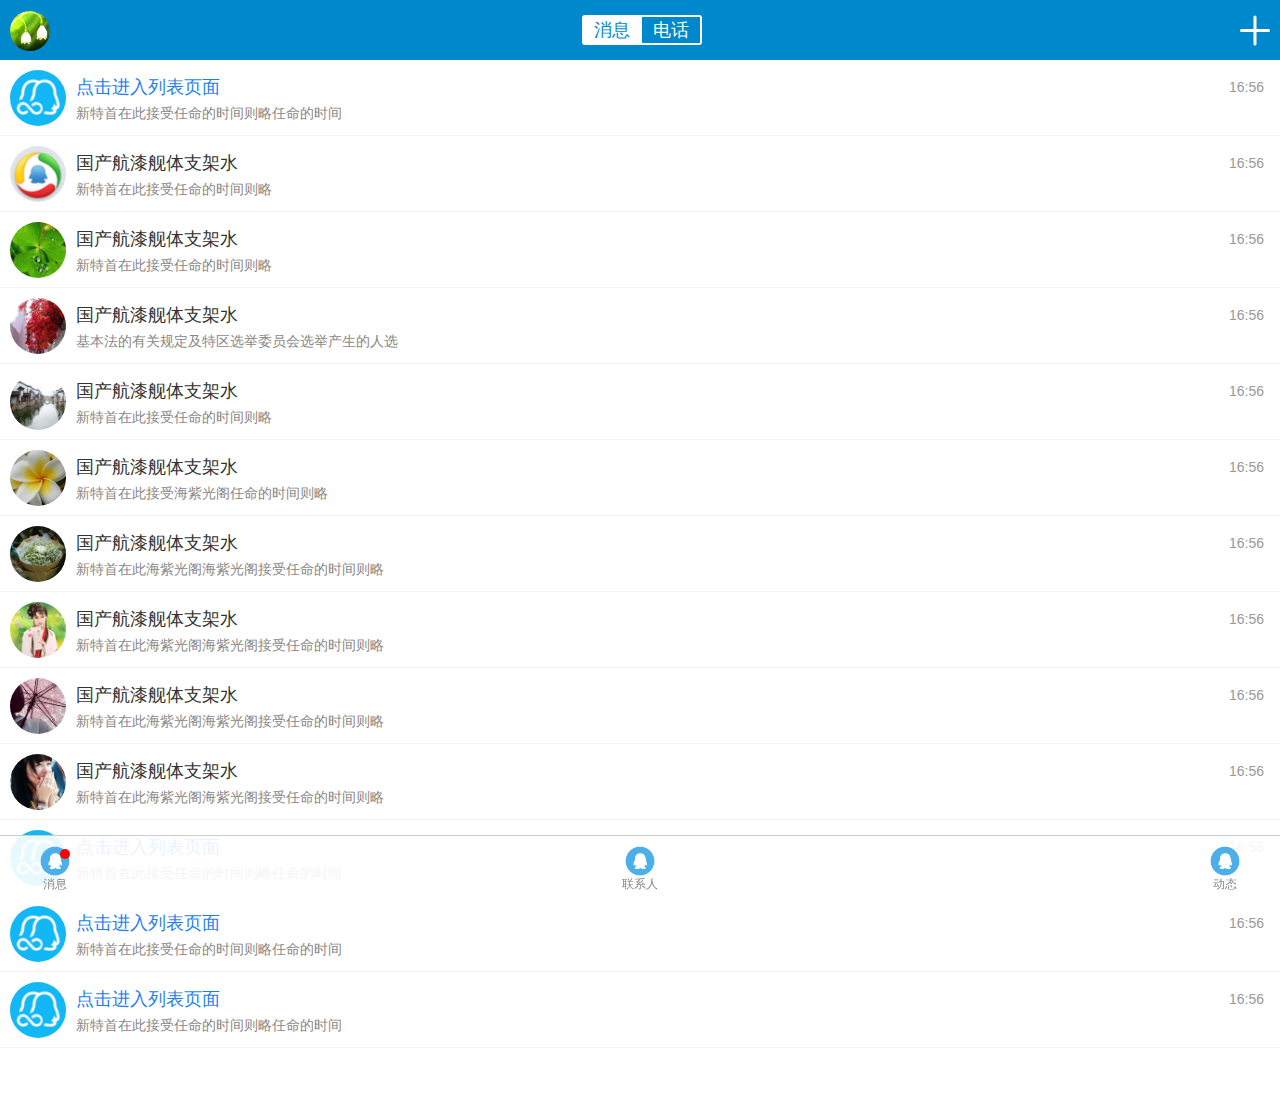
<file: mobile/index.html>
<!DOCTYPE html>
<html lang="en">
<head>
	<meta charset="UTF-8">
	<meta name="viewport" content="width=device-width, initial-scale=1.0">
	<meta http-equiv="X-UA-Compatible" content="ie=edge">
	<title>手机端</title>
	<link rel="stylesheet" href="css/master.css">
</head>
<body>
<div class="wrap">

	<!-- footer start -->
	<!-- header start -->
	<header class="header">
		<div class="hd-left flt"><img class="photo" src="./images/photo.jpg" alt=""></div>
		<div class="hd-center flt">
			<ul class="hd-tab">
				<li id="msgtitle" class="active hand" onclick="btnMsg()">消息</li>
				<li id="calltitle" class="hand" onclick="btnCall()">电话</li>
			</ul>
		</div>
		<div class="hd-right frt">
			<span id="plusIcon"><div class="icon-plus"></div></span>
			<ul class="plusIconContent">
				<div class="triangleBox"></div>
				<li><a href="/">创建群聊</a></li>
				<li><a href="/">扫一扫</a></li>
				<li><a href="/">加好友</a></li>
				<li><a href="/">付款</a></li>
			</ul>
		</div>
	</header>
	<!-- header end -->

	<!-- content start -->
	<section class="container">
		<div class="content clearfix">
			<ul class="msglist clearfix" id="msg_id">
				<a class="aHref" href="list.html">
					<li>
						<div class="msglist-items-left flt">
							<img class="msglist-items-icon" src="./images/yuan01.jpg" alt="头像">
						</div>
						<div class="msglist-items-right flt">
							<div class="msglist-items-right-title">点击进入列表页面
								<span class="title-time">16:56</span>
							</div>
							<span class="msglist-describe">新特首在此接受任命的时间则略任命的时间</span>
						</div>
					</li>
				</a>
				<li>
					<div class="msglist-items-left flt">
						<img class="msglist-items-icon" src="./images/yuan02.jpg" alt="头像">
					</div>
					<div class="msglist-items-right flt">
						<div class="msglist-items-right-title">国产航漆舰体支架水
							<span class="title-time">16:56</span>
						</div>
						<span class="msglist-describe">新特首在此接受任命的时间则略</span>
					</div>
				</li>
				<li>
					<div class="msglist-items-left flt">
						<img class="msglist-items-icon" src="./images/yuan03.jpg" alt="头像">
					</div>
					<div class="msglist-items-right flt">
						<div class="msglist-items-right-title">国产航漆舰体支架水
							<span class="title-time">16:56</span>
						</div>
						<span class="msglist-describe">新特首在此接受任命的时间则略</span>
					</div>
				</li>
				<li>
					<div class="msglist-items-left flt">
						<img class="msglist-items-icon" src="./images/yuan04.jpg" alt="头像">
					</div>
					<div class="msglist-items-right flt">
						<div class="msglist-items-right-title">国产航漆舰体支架水
							<span class="title-time">16:56</span>
						</div>
						<span class="msglist-describe">基本法的有关规定及特区选举委员会选举产生的人选</span>
					</div>
				</li>
				<li>
					<div class="msglist-items-left flt">
						<img class="msglist-items-icon" src="./images/yuan05.jpg" alt="头像">
					</div>
					<div class="msglist-items-right flt">
						<div class="msglist-items-right-title">国产航漆舰体支架水
							<span class="title-time">16:56</span>
						</div>
						<span class="msglist-describe">新特首在此接受任命的时间则略</span>
					</div>
				</li>
				<li>
					<div class="msglist-items-left flt">
						<img class="msglist-items-icon" src="./images/yuan06.jpg" alt="头像">
					</div>
					<div class="msglist-items-right flt">
						<div class="msglist-items-right-title">国产航漆舰体支架水
							<span class="title-time">16:56</span>
						</div>
						<span class="msglist-describe">新特首在此接受海紫光阁任命的时间则略</span>
					</div>
				</li>
				<li>
					<div class="msglist-items-left flt">
						<img class="msglist-items-icon" src="./images/yuan07.jpg" alt="头像">
					</div>
					<div class="msglist-items-right flt">
						<div class="msglist-items-right-title">国产航漆舰体支架水
							<span class="title-time">16:56</span>
						</div>
						<span class="msglist-describe">新特首在此海紫光阁海紫光阁接受任命的时间则略</span>
					</div>
				</li>
				<li>
					<div class="msglist-items-left flt">
						<img class="msglist-items-icon" src="./images/yuan08.jpg" alt="头像">
					</div>
					<div class="msglist-items-right flt">
						<div class="msglist-items-right-title">国产航漆舰体支架水
							<span class="title-time">16:56</span>
						</div>
						<span class="msglist-describe">新特首在此海紫光阁海紫光阁接受任命的时间则略</span>
					</div>
				</li>
				<li>
					<div class="msglist-items-left flt">
						<img class="msglist-items-icon" src="./images/yuan09.jpg" alt="头像">
					</div>
					<div class="msglist-items-right flt">
						<div class="msglist-items-right-title">国产航漆舰体支架水
							<span class="title-time">16:56</span>
						</div>
						<span class="msglist-describe">新特首在此海紫光阁海紫光阁接受任命的时间则略</span>
					</div>
				</li>
				<li>
					<div class="msglist-items-left flt">
						<img class="msglist-items-icon" src="./images/yuan10.jpg" alt="头像">
					</div>
					<div class="msglist-items-right flt">
						<div class="msglist-items-right-title">国产航漆舰体支架水
							<span class="title-time">16:56</span>
						</div>
						<span class="msglist-describe">新特首在此海紫光阁海紫光阁接受任命的时间则略</span>
					</div>
				</li>
				<a class="aHref" href="list.html">
					<li>
						<div class="msglist-items-left flt">
							<img class="msglist-items-icon" src="./images/yuan01.jpg" alt="头像">
						</div>
						<div class="msglist-items-right flt">
							<div class="msglist-items-right-title">点击进入列表页面
								<span class="title-time">16:56</span>
							</div>
							<span class="msglist-describe">新特首在此接受任命的时间则略任命的时间</span>
						</div>
					</li>
				</a>
				<a class="aHref" href="list.html">
					<li>
						<div class="msglist-items-left flt">
							<img class="msglist-items-icon" src="./images/yuan01.jpg" alt="头像">
						</div>
						<div class="msglist-items-right flt">
							<div class="msglist-items-right-title">点击进入列表页面
								<span class="title-time">16:56</span>
							</div>
							<span class="msglist-describe">新特首在此接受任命的时间则略任命的时间</span>
						</div>
					</li>
				</a>
				<a class="aHref" href="list.html">
					<li>
						<div class="msglist-items-left flt">
							<img class="msglist-items-icon" src="./images/yuan01.jpg" alt="头像">
						</div>
						<div class="msglist-items-right flt">
							<div class="msglist-items-right-title">点击进入列表页面
								<span class="title-time">16:56</span>
							</div>
							<span class="msglist-describe">新特首在此接受任命的时间则略任命的时间</span>
						</div>
					</li>
				</a>
			</ul>
			<ul class="msglist hide clearfix" id="call_id">
				<li>
					<div class="msglist-items-left flt">
						<img class="msglist-items-icon" src="./images/QQ-icon-xinlang.png" alt="头像">
					</div>
					<div class="msglist-items-right flt">
						<div class="msglist-items-right-title">国产航漆舰体支架水
							<span class="title-time">16:56</span>
						</div>
						<span class="msglist-describe">新特首在此接受任命的时间则略</span>
					</div>
				</li>
				<li>
					<div class="msglist-items-left flt">
						<img class="msglist-items-icon" src="./images/QQ-icon-youjian.png" alt="头像">
					</div>
					<div class="msglist-items-right flt">
						<div class="msglist-items-right-title">国产航漆舰体支架水
							<span class="title-time">16:56</span>
						</div>
						<span class="msglist-describe">新特首在此接受任命的时间则略</span>
					</div>
				</li>
				<li>
					<div class="msglist-items-left flt">
						<img class="msglist-items-icon" src="./images/QQ-icon-youjian.png" alt="头像">
					</div>
					<div class="msglist-items-right flt">
						<div class="msglist-items-right-title">国产航漆舰体支架水
							<span class="title-time">16:56</span>
						</div>
						<span class="msglist-describe">新特首在此接受任命的时间则略</span>
					</div>
				</li>
				<li>
					<div class="msglist-items-left flt">
						<img class="msglist-items-icon" src="./images/QQ-icon-youjian.png" alt="头像">
					</div>
					<div class="msglist-items-right flt">
						<div class="msglist-items-right-title">国产航漆舰体支架水
							<span class="title-time">16:56</span>
						</div>
						<span class="msglist-describe">新特首在此接受任命的时间则略</span>
					</div>
				</li>
				<li>
					<div class="msglist-items-left flt">
						<img class="msglist-items-icon" src="./images/QQ-icon-youjian.png" alt="头像">
					</div>
					<div class="msglist-items-right flt">
						<div class="msglist-items-right-title">国产航漆舰体支架水
							<span class="title-time">16:56</span>
						</div>
						<span class="msglist-describe">新特首在此接受任命的时间则略</span>
					</div>
				</li>
				<li>
					<div class="msglist-items-left flt">
						<img class="msglist-items-icon" src="./images/QQ-icon-youjian.png" alt="头像">
					</div>
					<div class="msglist-items-right flt">
						<div class="msglist-items-right-title">国产航漆舰体支架水
							<span class="title-time">16:56</span>
						</div>
						<span class="msglist-describe">新特首在此接受任命的时间则略</span>
					</div>
				</li>
				<li>
					<div class="msglist-items-left flt">
						<img class="msglist-items-icon" src="./images/QQ-icon-youjian.png" alt="头像">
					</div>
					<div class="msglist-items-right flt">
						<div class="msglist-items-right-title">国产航漆舰体支架水
							<span class="title-time">16:56</span>
						</div>
						<span class="msglist-describe">新特首在此接受任命的时间则略</span>
					</div>
				</li>
				<li>
					<div class="msglist-items-left flt">
						<img class="msglist-items-icon" src="./images/QQ-icon-youjian.png" alt="头像">
					</div>
					<div class="msglist-items-right flt">
						<div class="msglist-items-right-title">国产航漆舰体支架水
							<span class="title-time">16:56</span>
						</div>
						<span class="msglist-describe">新特首在此接受任命的时间则略</span>
					</div>
				</li>
				<li>
					<div class="msglist-items-left flt">
						<img class="msglist-items-icon" src="./images/QQ-icon-youjian.png" alt="头像">
					</div>
					<div class="msglist-items-right flt">
						<div class="msglist-items-right-title">国产航漆舰体支架水
							<span class="title-time">16:56</span>
						</div>
						<span class="msglist-describe">新特首在此接受任命的时间则略</span>
					</div>
				</li>
				<li>
					<div class="msglist-items-left flt">
						<img class="msglist-items-icon" src="./images/QQ-icon-youjian.png" alt="头像">
					</div>
					<div class="msglist-items-right flt">
						<div class="msglist-items-right-title">国产航漆舰体支架水
							<span class="title-time">16:56</span>
						</div>
						<span class="msglist-describe">新特首在此接受任命的时间则略</span>
					</div>
				</li>
			</ul>
		</div>
	</section>
	<!-- content end -->

	<!-- footer start -->
	<ul class="menu">
		<li class="flt posit">
			<div class="radiusBox"></div>
			<img class="menu-img" src="./images/qq-icon01.png" alt="QQ消息">
			<span class="menu-text">消息</span>
		</li>
		<li class="center">
			<img class="menu-text menu-img02" src="./images/qq-icon01.png" alt="QQ消息">
			<span class="menu-text">联系人</span>
		</li>
		<li class="frt">
			<img class="menu-img" src="./images/qq-icon01.png" alt="QQ消息">
			<span class="menu-text">动态</span>
		</li>
	</ul>
	<!-- footer end -->

</div>
<script src="js/jquery-3.2.1.js"></script>
<script src="js/master.js"></script>
</body>
</html>
</file>
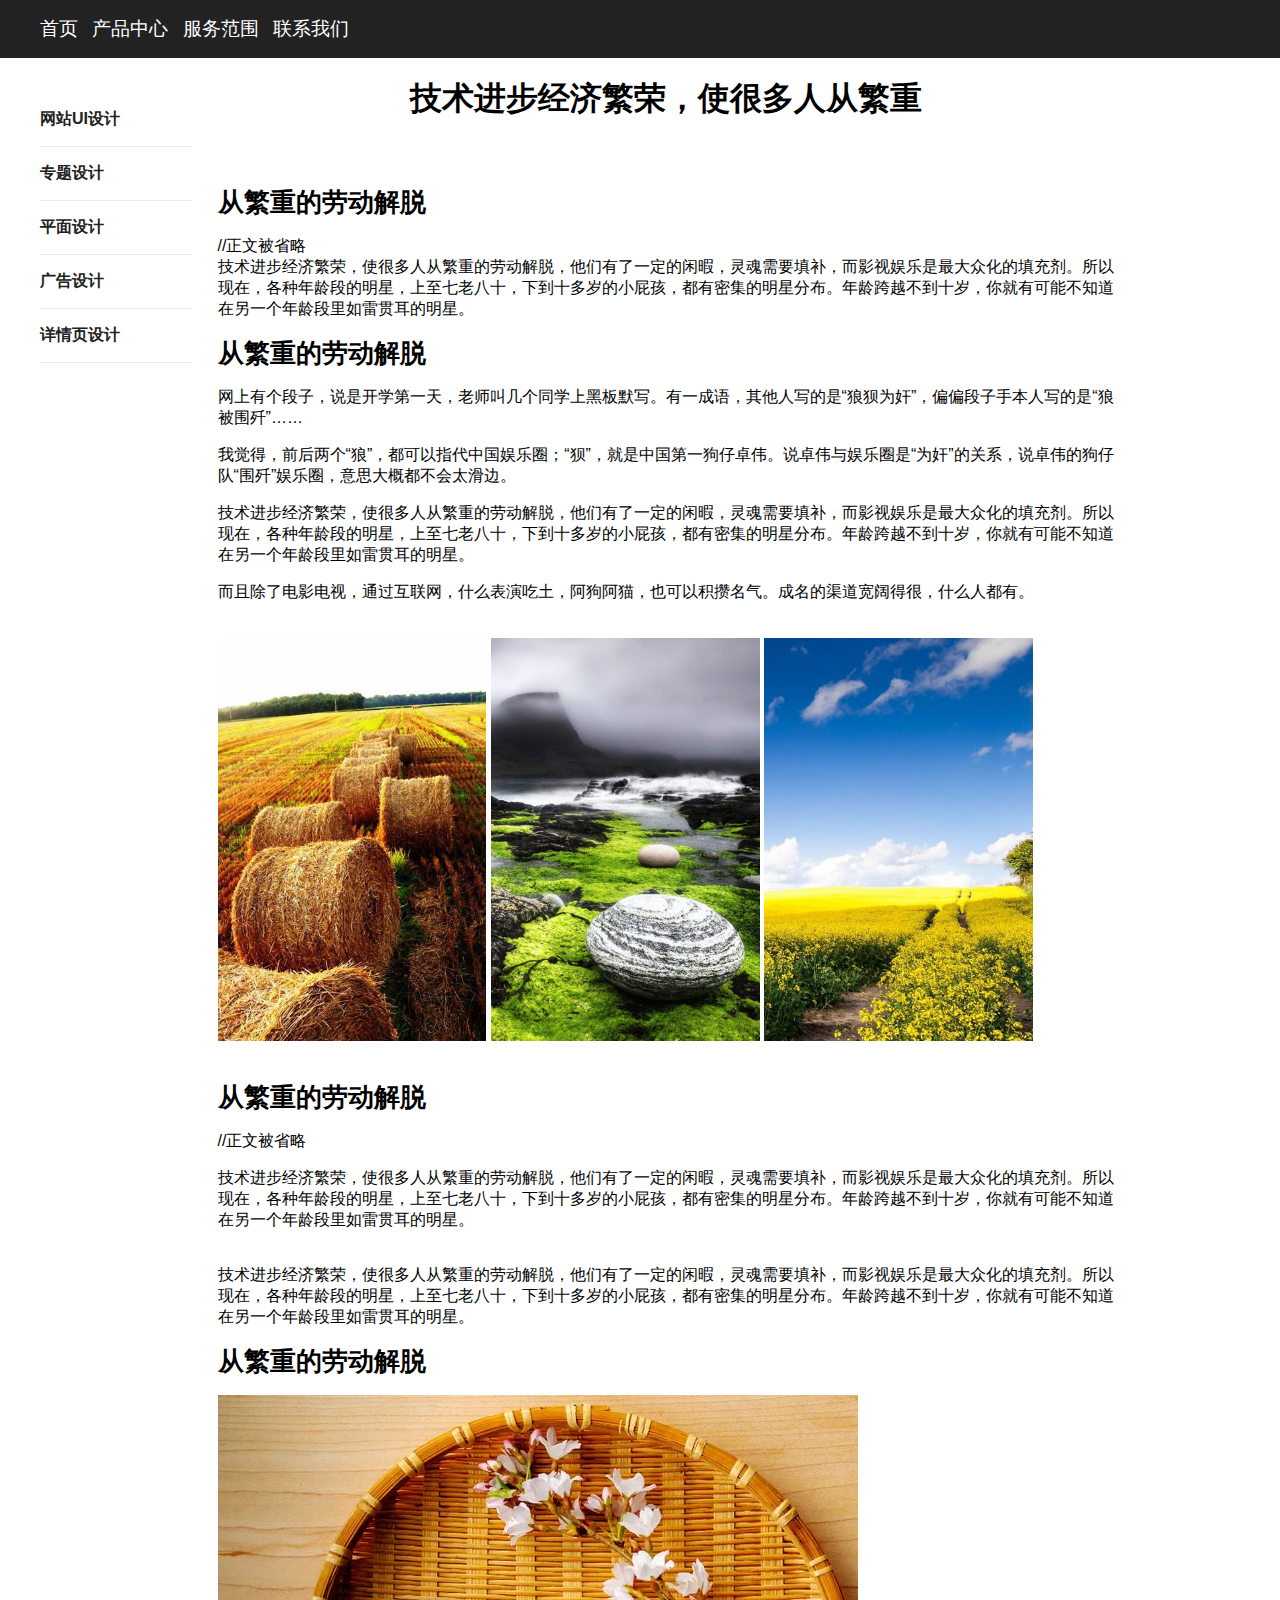
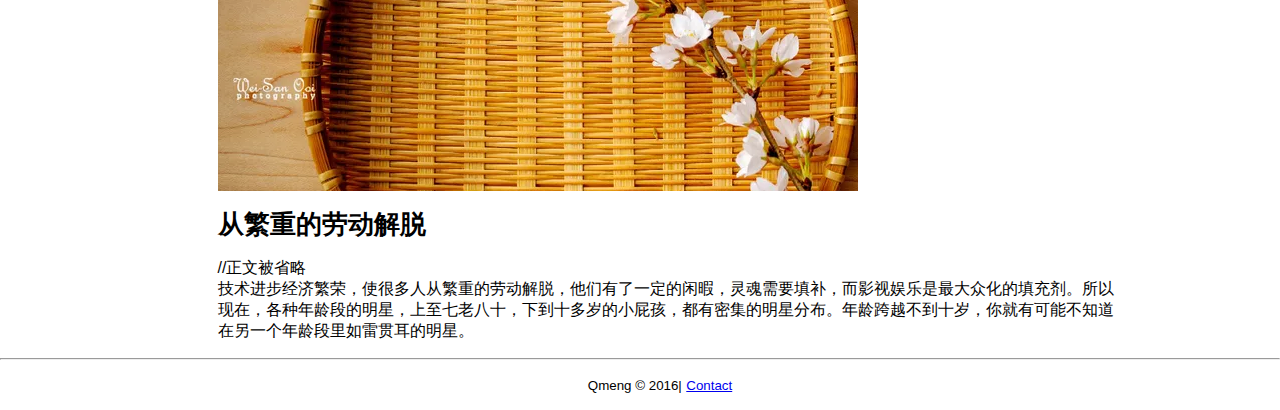
<file: responsive_layout/index.html>
<html>

<head>
    <title>
        响应式布局
    </title>
    <meta http-equiv="content-type" content="text/html;charset=utf-8" />
    <meta name="viewport" content="width=device-width, initial-scale=1">
    <link rel="stylesheet" type="text/css" href="style.css">
</head>

<body>
    <div id="main">

        <!-- nav start -->
        <nav>
            <a href="#" id="menuIcon">Ξ</a>
            <ul>
                <li><a href="#">首页</a></li>
                <li><a href="#">产品中心</a></li>
                <li><a href="#">服务范围</a></li>
                <li><a href="#">联系我们</a></li>
            </ul>
        </nav>
        <!-- nav end -->

        <!-- aside 侧栏start -->
        <aside>
            <ul>
                <li><a href="http://photo.163.com/1244729374@qq.com/#m=1&aid=248727261&p=1">网站UI设计</a></li>
                <li><a href="http://photo.163.com/1244729374@qq.com/#m=1&aid=239621985&p=1">专题设计</a></li>
                <li><a href="http://photo.163.com/1244729374@qq.com/#m=1&aid=237935205&p=1">平面设计</a></li>
                <li><a href="http://photo.163.com/1244729374@qq.com/#m=1&aid=234663374&p=1">广告设计</a></li>
                <li><a href="http://photo.163.com/1244729374@qq.com/#m=1&aid=233609905&p=1">详情页设计</a></li>
            </ul>
        </aside>
        <!-- aside 侧栏end -->

        <!-- post start -->
        <section class="post">
            <article>
                <h1>
                   技术进步经济繁荣，使很多人从繁重
                </h1>
                <p id="subtitle1">
                    <strong>
                        从繁重的劳动解脱
                    </strong>
                </p>
                <p>
                    //正文被省略
                    <br> 技术进步经济繁荣，使很多人从繁重的劳动解脱，他们有了一定的闲暇，灵魂需要填补，而影视娱乐是最大众化的填充剂。所以现在，各种年龄段的明星，上至七老八十，下到十多岁的小屁孩，都有密集的明星分布。年龄跨越不到十岁，你就有可能不知道在另一个年龄段里如雷贯耳的明星。
                </p>
                <p id="subtitle2">
                    <strong>
                        从繁重的劳动解脱
                    </strong>
                </p>

                <p>网上有个段子，说是开学第一天，老师叫几个同学上黑板默写。有一成语，其他人写的是“狼狈为奸”，偏偏段子手本人写的是“狼被围歼”……</p>
                <p>我觉得，前后两个“狼”，都可以指代中国娱乐圈；“狈”，就是中国第一狗仔卓伟。说卓伟与娱乐圈是“为奸”的关系，说卓伟的狗仔队“围歼”娱乐圈，意思大概都不会太滑边。</p>
                <p>技术进步经济繁荣，使很多人从繁重的劳动解脱，他们有了一定的闲暇，灵魂需要填补，而影视娱乐是最大众化的填充剂。所以现在，各种年龄段的明星，上至七老八十，下到十多岁的小屁孩，都有密集的明星分布。年龄跨越不到十岁，你就有可能不知道在另一个年龄段里如雷贯耳的明星。</p>
                <p>而且除了电影电视，通过互联网，什么表演吃土，阿狗阿猫，也可以积攒名气。成名的渠道宽阔得很，什么人都有。</p>

                <!-- grid start -->
                <section class="grid">
                    <div class="item">
                        <img src="images/mai01.jpg" alt="">
                        <div class="hoverbox">
                            <div class="hover-bg"></div>
                            <div class="text-box">
                                <h3>技术进步经济繁荣，使很多人从繁重的劳动解脱，他们有了一定的闲暇</h3>
                            </div>
                        </div>
                    </div>
                    <div class="item">
                        <img src="images/mai02.jpg" alt="">
                        <div class="hoverbox">
                            <div class="hover-bg"></div>
                            <div class="text-box">
                                <h3>技术进步经济繁荣，使很多人从繁重的劳动解脱，他们有了一定的闲暇</h3>
                            </div>
                        </div>
                    </div>
                    <div class="item">
                        <img src="images/mai03.jpg" alt="">
                        <div class="hoverbox">
                            <div class="hover-bg"></div>
                            <div class="text-box">
                                <h3>技术进步经济繁荣，使很多人从繁重的劳动解脱，他们有了一定的闲暇</h3>
                            </div>
                        </div>
                    </div>
                </section>
                <!-- grid end -->


                <p id="subtitle3">
                    <strong>
                        从繁重的劳动解脱
                    </strong>
                </p>
                //正文被省略
                <p>技术进步经济繁荣，使很多人从繁重的劳动解脱，他们有了一定的闲暇，灵魂需要填补，而影视娱乐是最大众化的填充剂。所以现在，各种年龄段的明星，上至七老八十，下到十多岁的小屁孩，都有密集的明星分布。年龄跨越不到十岁，你就有可能不知道在另一个年龄段里如雷贯耳的明星。</p>
                <br>技术进步经济繁荣，使很多人从繁重的劳动解脱，他们有了一定的闲暇，灵魂需要填补，而影视娱乐是最大众化的填充剂。所以现在，各种年龄段的明星，上至七老八十，下到十多岁的小屁孩，都有密集的明星分布。年龄跨越不到十岁，你就有可能不知道在另一个年龄段里如雷贯耳的明星。

                <p id="subtitle4">
                    <strong>
                        从繁重的劳动解脱
                    </strong>
                </p>

                <img class="illustration" src="images/beauty.png" title="sample pic" alt="beauty" />

                <p id="subtitle5">
                    <strong>
                        从繁重的劳动解脱
                    </strong>
                </p>

                <p>
                    //正文被省略
                    <br>技术进步经济繁荣，使很多人从繁重的劳动解脱，他们有了一定的闲暇，灵魂需要填补，而影视娱乐是最大众化的填充剂。所以现在，各种年龄段的明星，上至七老八十，下到十多岁的小屁孩，都有密集的明星分布。年龄跨越不到十岁，你就有可能不知道在另一个年龄段里如雷贯耳的明星。
                </p>


            </article>
        </section>
        <!-- post end -->

        <!-- footer start -->
        <footer>
            <hr>
            <ul>
                <li><small>Qmeng &copy 2016|</small></li>
                <li><small><a href="/">Contact</a></small> </li>
            </ul>
        </footer>
    </div>
</body>
<script src="jquery-3.2.1.js"></script>
<script type="text/javascript">
    $(function () {
        $("#menuIcon,nav ul li").click(function () {
            if ($("#menuIcon").is(":visible")) { //防止宽屏上点击
                $("nav ul").toggle(300);
            };
        });
    })

    $(window).resize(function () {
        if (!$("nav ul").is(":visible")) {
            $('nav ul').attr('style', function (i, style) {
                return style.replace(/display[^;]+;?/g, '');
            });
        };
    });
</script>

</html>
</file>
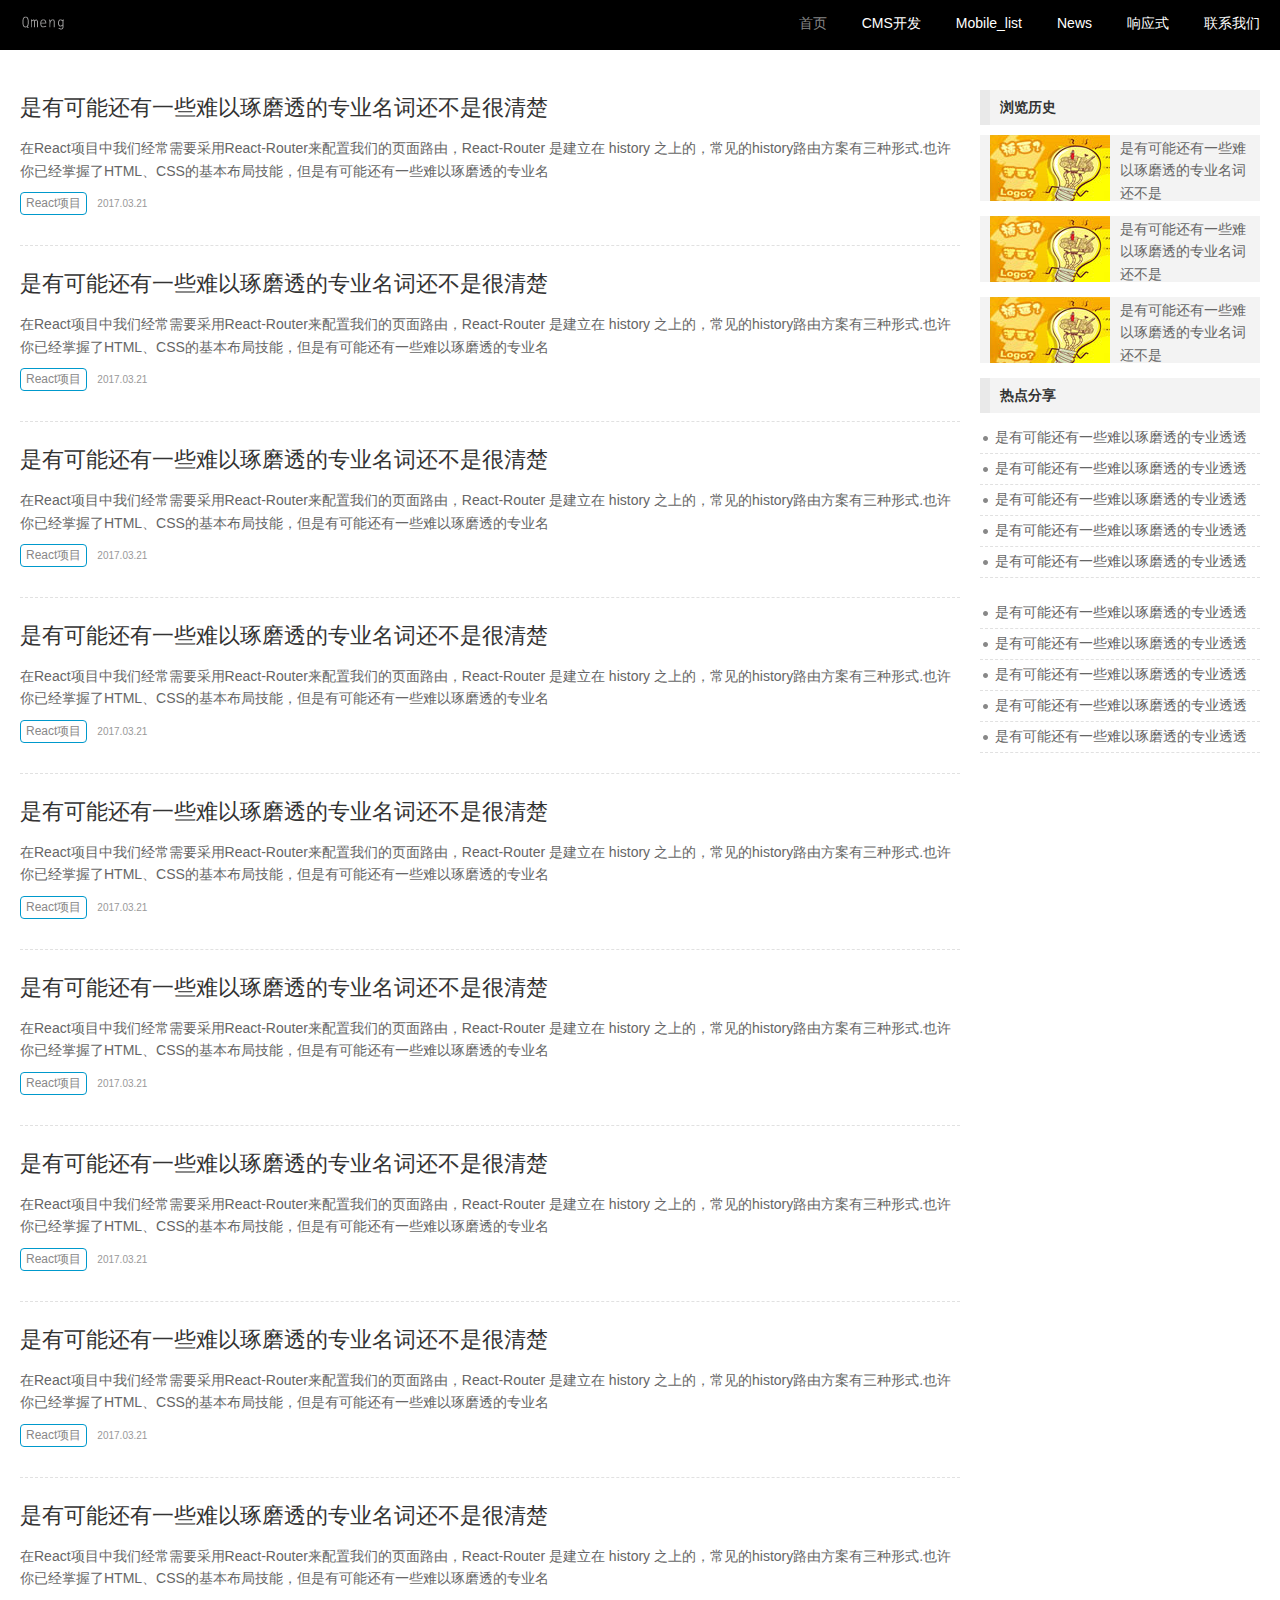
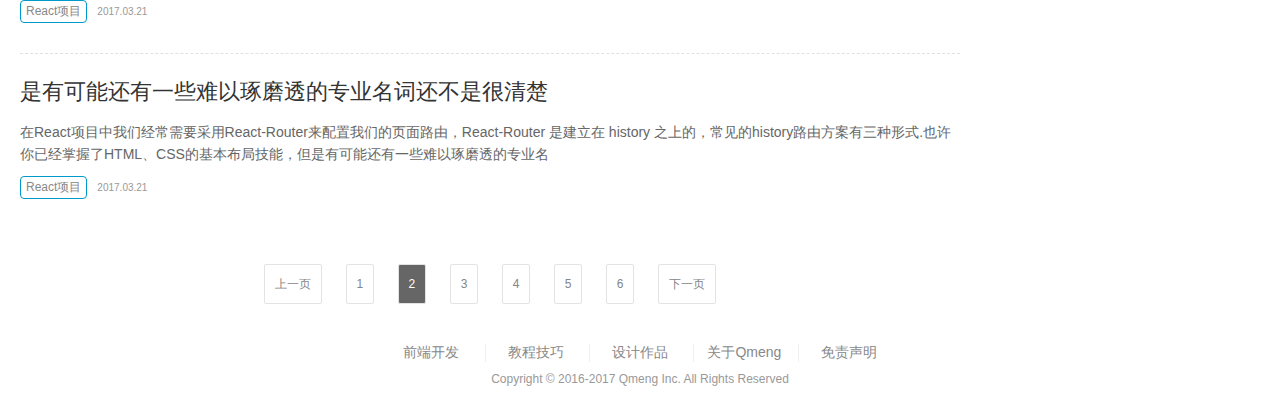
<file: list.html>
<!DOCTYPE html>
<html lang="en">

<head>
	<meta charset="UTF-8">
	<meta name="viewport" content="width=device-width, initial-scale=1.0">
	<meta http-equiv="X-UA-Compatible" content="ie=edge">
	<link rel="stylesheet" href="css/master.css">
	<title>Qmeng首页</title>
</head>

<body>
	<div class="wrap">

		<!-- header start -->
		<div class="header-bg">
			<div class="header content">
				<div class="logo flt"><a href="/">Qmeng</a></div>
				<ul class="nav frt">
					<li class="active"><a href="/">首页</a></li>
					<li><a href="./cms">CMS开发</a></li>
					<li><a href="./mobile/index.html">Mobile_list</a></li>
					<li><a href="./mobile/list.html">News</a></li>
					<li><a href="./responsive_layout/index.html">响应式</a></li>
					<li><a href="./list.html">联系我们</a></li>
				</ul>
			</div>
		</div>
		<!-- header end -->

		<!-- module start-->
		<div class="module-list">
			<!-- content start -->
			<div class="content  clearfix">

				<!-- article left start -->
				<div class="artile-content flt">
					<!-- article-list start -->
					<ul class="article-list">
						<li>
							<a class="article-title" href="#">是有可能还有一些难以琢磨透的专业名词还不是很清楚</a>
							<span class="article-overview">在React项目中我们经常需要采用React-Router来配置我们的页面路由，React-Router 是建立在 history 之上的，常见的history路由方案有三种形式.也许你已经掌握了HTML、CSS的基本布局技能，但是有可能还有一些难以琢磨透的专业名</span>
							<span class="article-info">
							<a href="#">React项目</a><small>2017.03.21</small>
						</span>
						</li>
						<li>
							<a class="article-title" href="#">是有可能还有一些难以琢磨透的专业名词还不是很清楚</a>
							<span class="article-overview">在React项目中我们经常需要采用React-Router来配置我们的页面路由，React-Router 是建立在 history 之上的，常见的history路由方案有三种形式.也许你已经掌握了HTML、CSS的基本布局技能，但是有可能还有一些难以琢磨透的专业名</span>
							<span class="article-info">
							<a href="#">React项目</a><small>2017.03.21</small>
						</span>
						</li>
						<li>
							<a class="article-title" href="#">是有可能还有一些难以琢磨透的专业名词还不是很清楚</a>
							<span class="article-overview">在React项目中我们经常需要采用React-Router来配置我们的页面路由，React-Router 是建立在 history 之上的，常见的history路由方案有三种形式.也许你已经掌握了HTML、CSS的基本布局技能，但是有可能还有一些难以琢磨透的专业名</span>
							<span class="article-info">
							<a href="#">React项目</a><small>2017.03.21</small>
						</span>
						</li>
						<li>
							<a class="article-title" href="#">是有可能还有一些难以琢磨透的专业名词还不是很清楚</a>
							<span class="article-overview">在React项目中我们经常需要采用React-Router来配置我们的页面路由，React-Router 是建立在 history 之上的，常见的history路由方案有三种形式.也许你已经掌握了HTML、CSS的基本布局技能，但是有可能还有一些难以琢磨透的专业名</span>
							<span class="article-info">
							<a href="#">React项目</a><small>2017.03.21</small>
						</span>
						</li>
						<li>
							<a class="article-title" href="#">是有可能还有一些难以琢磨透的专业名词还不是很清楚</a>
							<span class="article-overview">在React项目中我们经常需要采用React-Router来配置我们的页面路由，React-Router 是建立在 history 之上的，常见的history路由方案有三种形式.也许你已经掌握了HTML、CSS的基本布局技能，但是有可能还有一些难以琢磨透的专业名</span>
							<span class="article-info">
							<a href="#">React项目</a><small>2017.03.21</small>
						</span>
						</li>
						<li>
							<a class="article-title" href="#">是有可能还有一些难以琢磨透的专业名词还不是很清楚</a>
							<span class="article-overview">在React项目中我们经常需要采用React-Router来配置我们的页面路由，React-Router 是建立在 history 之上的，常见的history路由方案有三种形式.也许你已经掌握了HTML、CSS的基本布局技能，但是有可能还有一些难以琢磨透的专业名</span>
							<span class="article-info">
							<a href="#">React项目</a><small>2017.03.21</small>
						</span>
						</li>
						<li>
							<a class="article-title" href="#">是有可能还有一些难以琢磨透的专业名词还不是很清楚</a>
							<span class="article-overview">在React项目中我们经常需要采用React-Router来配置我们的页面路由，React-Router 是建立在 history 之上的，常见的history路由方案有三种形式.也许你已经掌握了HTML、CSS的基本布局技能，但是有可能还有一些难以琢磨透的专业名</span>
							<span class="article-info">
							<a href="#">React项目</a><small>2017.03.21</small>
						</span>
						</li>
						<li>
							<a class="article-title" href="#">是有可能还有一些难以琢磨透的专业名词还不是很清楚</a>
							<span class="article-overview">在React项目中我们经常需要采用React-Router来配置我们的页面路由，React-Router 是建立在 history 之上的，常见的history路由方案有三种形式.也许你已经掌握了HTML、CSS的基本布局技能，但是有可能还有一些难以琢磨透的专业名</span>
							<span class="article-info">
							<a href="#">React项目</a><small>2017.03.21</small>
						</span>
						</li>
						<li>
							<a class="article-title" href="#">是有可能还有一些难以琢磨透的专业名词还不是很清楚</a>
							<span class="article-overview">在React项目中我们经常需要采用React-Router来配置我们的页面路由，React-Router 是建立在 history 之上的，常见的history路由方案有三种形式.也许你已经掌握了HTML、CSS的基本布局技能，但是有可能还有一些难以琢磨透的专业名</span>
							<span class="article-info">
							<a href="#">React项目</a><small>2017.03.21</small>
						</span>
						</li>
						<li>
							<a class="article-title" href="#">是有可能还有一些难以琢磨透的专业名词还不是很清楚</a>
							<span class="article-overview">在React项目中我们经常需要采用React-Router来配置我们的页面路由，React-Router 是建立在 history 之上的，常见的history路由方案有三种形式.也许你已经掌握了HTML、CSS的基本布局技能，但是有可能还有一些难以琢磨透的专业名</span>
							<span class="article-info">
							<a href="#">React项目</a><small>2017.03.21</small>
						</span>
						</li>
					</ul>
					<!-- article-list end -->

					<!-- flip-over start -->
					<div class="flip-over">
						<a href="">上一页</a>
						<a href="">1</a>
						<a class="active" href="">2</a>
						<a href="">3</a>
						<a href="">4</a>
						<a href="">5</a>
						<a href="">6</a>
						<a href="">下一页</a>
					</div>
					<!-- flip-over end -->
				</div>
				<!-- article left end -->

				<!-- article right start -->
				<div class="article-sidebar frt">
					<!-- history-info start -->
					<div class="history-info clearfix">
						<div class="article-right-title">浏览历史</div>
						<ul class="video-box">
							<li>
								<a href="#">
									<div class="item-pic">
										<img src="images/video_pic_00041.jpg" alt="">
										<i class="icons-play"></i>
									</div>
									<div class="item-title">是有可能还有一些难以琢磨透的专业名词还不是</div>
								</a>
							</li>
							<li>
								<a href="#">
									<div class="item-pic">
										<img src="images/video_pic_00041.jpg" alt="">
										<i class="icons-play"></i>
									</div>
									<div class="item-title">是有可能还有一些难以琢磨透的专业名词还不是</div>
								</a>
							</li>
							<li>
								<a href="#">
									<div class="item-pic">
										<img src="images/video_pic_00041.jpg" alt="">
										<i class="icons-play"></i>
									</div>
									<div class="item-title">是有可能还有一些难以琢磨透的专业名词还不是</div>
								</a>
							</li>
						</ul>
					</div>
					<!-- history-info end -->

					<!-- redianfenxiang-box start -->
					<div class="redianfenxiang-box clearfix">
						<div class="article-right-title">热点分享</div>
						<ul class="redianfenxiang-content">
							<li><a href="">是有可能还有一些难以琢磨透的专业透透</a></li>
							<li><a href="">是有可能还有一些难以琢磨透的专业透透</a></li>
							<li><a href="">是有可能还有一些难以琢磨透的专业透透</a></li>
							<li><a href="">是有可能还有一些难以琢磨透的专业透透</a></li>
							<li><a href="">是有可能还有一些难以琢磨透的专业透透</a></li>
						</ul>
						<ul class="redianfenxiang-content">
							<li><a href="">是有可能还有一些难以琢磨透的专业透透</a></li>
							<li><a href="">是有可能还有一些难以琢磨透的专业透透</a></li>
							<li><a href="">是有可能还有一些难以琢磨透的专业透透</a></li>
							<li><a href="">是有可能还有一些难以琢磨透的专业透透</a></li>
							<li><a href="">是有可能还有一些难以琢磨透的专业透透</a></li>
						</ul>
					</div>
					<!-- redianfenxiang-box end -->
				</div>
				<!-- article right end -->

			</div>
			<!-- content end -->
		</div>
		<!-- module end -->

		<!-- footer start -->
		<div class="footer">
			<div class="content clearfix">
				<ul class="footer-link">
					<li><a href="/">前端开发</a></li>
					<li><a href="/">教程技巧</a></li>
					<li><a href="/">设计作品</a></li>
					<li><a href="/">关于Qmeng</a></li>
					<li><a href="/">免责声明</a></li>
				</ul>
				<p class="copyright">Copyright © 2016-2017 Qmeng Inc. All Rights Reserved</p>
			</div>
		</div>
		<!-- footer end -->
	</div>


	<!-- focus js -->
	<script type="text/javascript" src="js/jquery-1.7.2.min.js"></script>
	<script type="text/javascript" src="js/jquery.flexslider-min.js"></script>
	<script type="text/javascript">
		$(document).ready(function () {
			$('.flexslider').flexslider({
				directionNav: true,
				pauseOnAction: false
			});
		});
	</script>
	<!-- focus js end -->


	<!-- click add start -->
	<script>
		var clickCount = 0,
			$i = $('<b>');
		$i.css({
			'z-index': 99999,
			'position': 'absolute',
			'color': 'red',
			'display': 'none'
		});
		$('body').append($i);
		$(document).on('click', function (e) {
			var x = e.pageX,
				y = e.pageY;
			$i.text('+' + (++clickCount)).css({
				'display': 'block',
				'top': y - 15,
				'left': x,
				'opacity': 1

			}).stop(true, false).animate({
				'top': y - 180,
				'opacity': 0
			}, 800, function () {
				$i.hide();
			});
			e.stopPropagation();
		});
	</script>
	<!-- click add end -->

	<!-- weixin js start 微信图片未显示 -->

	<!-- <div style="display:none;">
  <script src="http://s17.cnzz.com/stat.php?id=2441309&web_id=2441309" type="text/javascript" language="JavaScript"></script>
    <script>
var _hmt = _hmt || [];
(function() {
  var hm = document.createElement("script");
  hm.src = "//hm.baidu.com/hm.js?3c5ef0d4b3098aba138e8ff4e86f1329";
  var s = document.getElementsByTagName("script")[0];
  s.parentNode.insertBefore(hm, s);
})();
</script>
</div>

<script type="text/javascript">

  var _gaq = _gaq || [];
  _gaq.push(['_setAccount', 'UA-37617644-1']);
  _gaq.push(['_trackPageview']);

  (function() {
    var ga = document.createElement('script'); ga.type = 'text/javascript'; ga.async = true;
    ga.src = ('https:' == document.location.protocol ? 'https://ssl' : 'http://www') + '.google-analytics.com/ga.js';
    var s = document.getElementsByTagName('script')[0]; s.parentNode.insertBefore(ga, s);
  })();

</script> -->


</body>

</html>
</file>
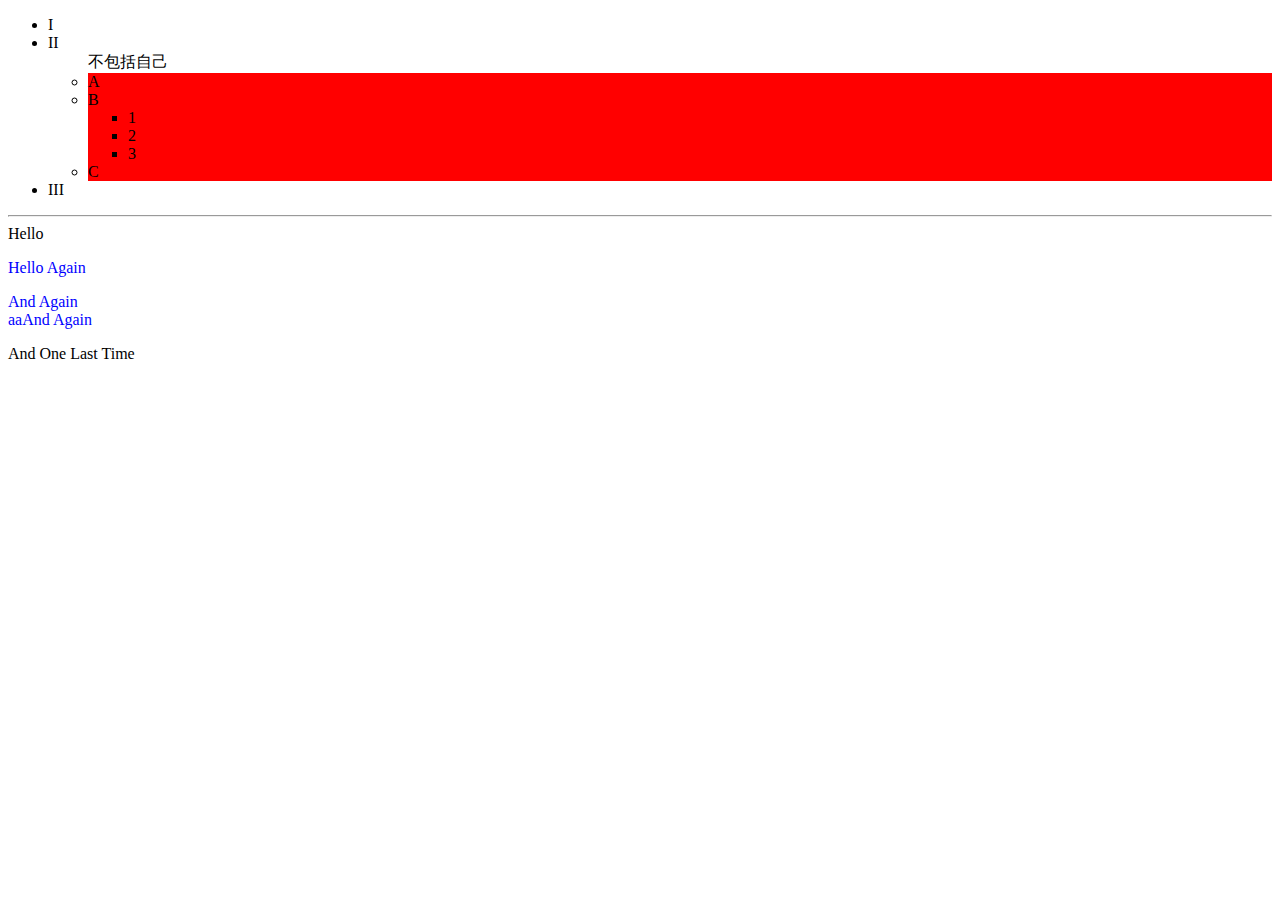
<file: course-09-jq/findAndChidlren.html>
<!DOCTYPE html>
<html lang="en">

<head>
	<meta charset="UTF-8">
	<meta name="viewport" content="width=device-width, initial-scale=1.0">
	<meta http-equiv="X-UA-Compatible" content="ie=edge">
	<title>findAndChildren</title>

</head>

<body>
	<ul class="level-1">
		<li class="item-i">I</li>
		<li class="item-ii">II
			<ul class="level-2">不包括自己
				<li class="item-a">A</li>
				<li class="item-b">B
					<ul class="level-3">
						<li class="item-1">1</li>
						<li class="item-2">2</li>
						<li class="item-3">3</li>
					</ul>
				</li>
				<li class="item-c">C</li>
			</ul>
		</li>
		<li class="item-iii">III</li>
	</ul>
	<hr>
	<div id="abc">
		<span>Hello</span>
		<p class="selected">Hello Again</p>
		<p>
			<div class="selected">And Again</div>
			<span class="selected">aaAnd Again</span>
		</p>
		<p>And One Last Time</p>
	</div>
	<script src="js/jquery-3.2.1.js"></script>
	<script>
		$('ul.level-2').children().css('background-color', 'red'); //.children() 方法类似，不过children只沿着 DOM 树向下遍历单一层级
		//	$('ul.level-2').find('li');//.children() 方法类似，不过children只沿着 DOM 树向下遍历单一层级
	</script>
	<script>
		$(document).ready(function() {
			$("#abc").children(".selected").css("color", "blue");
		});
	</script>
</body>

</html>
</file>
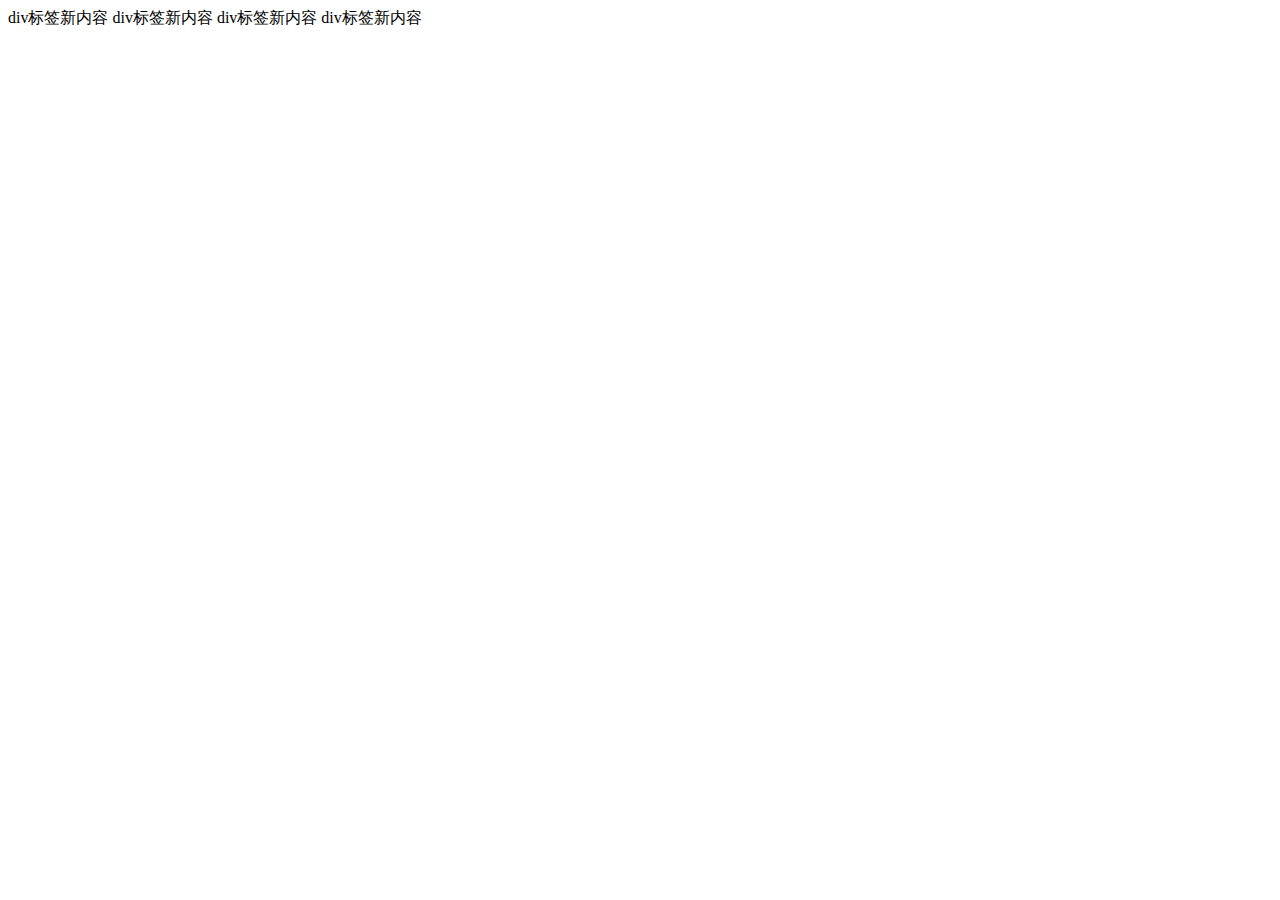
<file: course-09-jq/replaceWith.html>
<!DOCTYPE html>
<html lang="en">

<head>
	<meta charset="UTF-8">
	<meta name="viewport" content="width=device-width, initial-scale=1.0">
	<meta http-equiv="X-UA-Compatible" content="ie=edge">
	<title>replaceWith 与replaceAll</title>
</head>

<body>
	<div>div标签1</div>
	<div>div标签1</div>
	<div>div标签1</div>
	<div>div标签1</div>
	<p>p段落标签</p>
	<p>p段落标签</p>
	<p>p段落标签</p>

	<script src="js/jquery-3.2.1.js"></script>
	<script>
		$('div').replaceWith('div标签新内容');
		$('内容').replaceAll('p');
		//前者是用括号中的字符替换所选择的元素，后者是用字符串替换括号中所选择的元素。同时，一旦完成替换，被替换元素中的全部事件都将消失。

	</script>
</body>

</html>
</file>
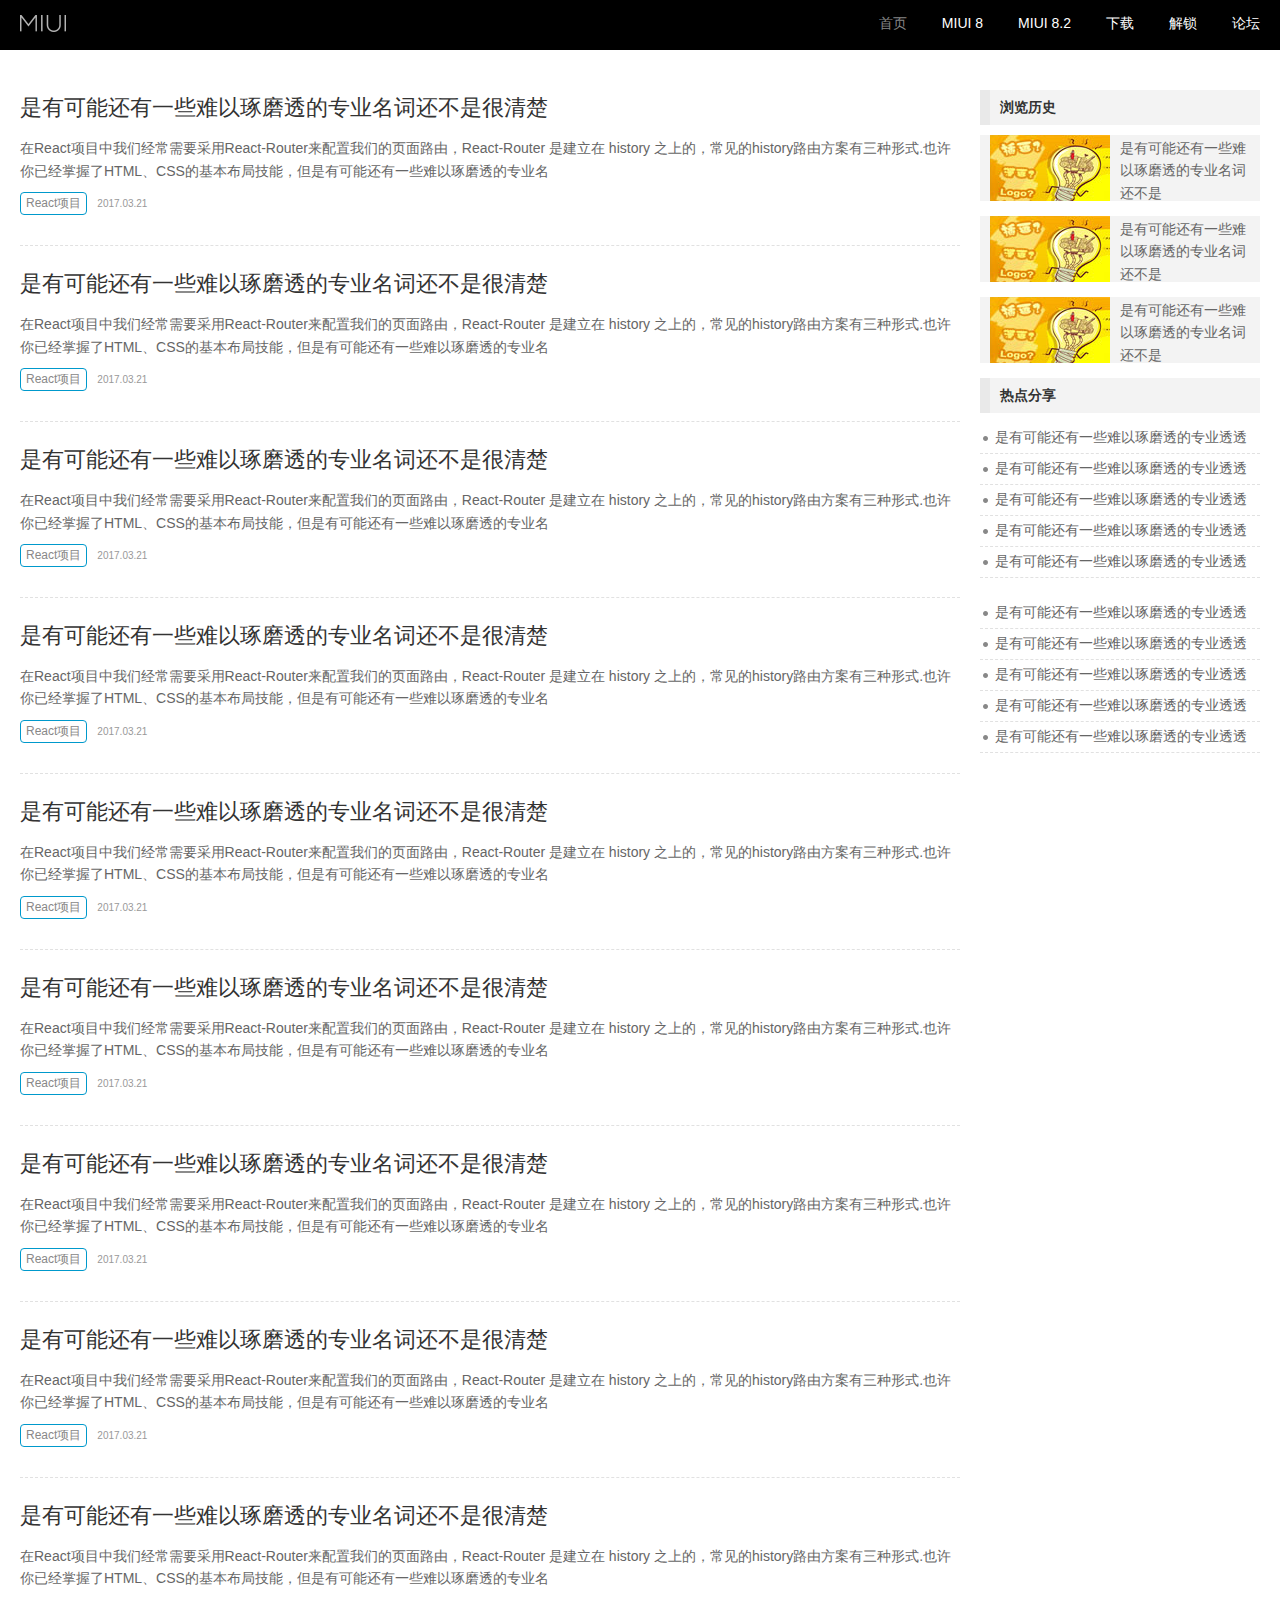
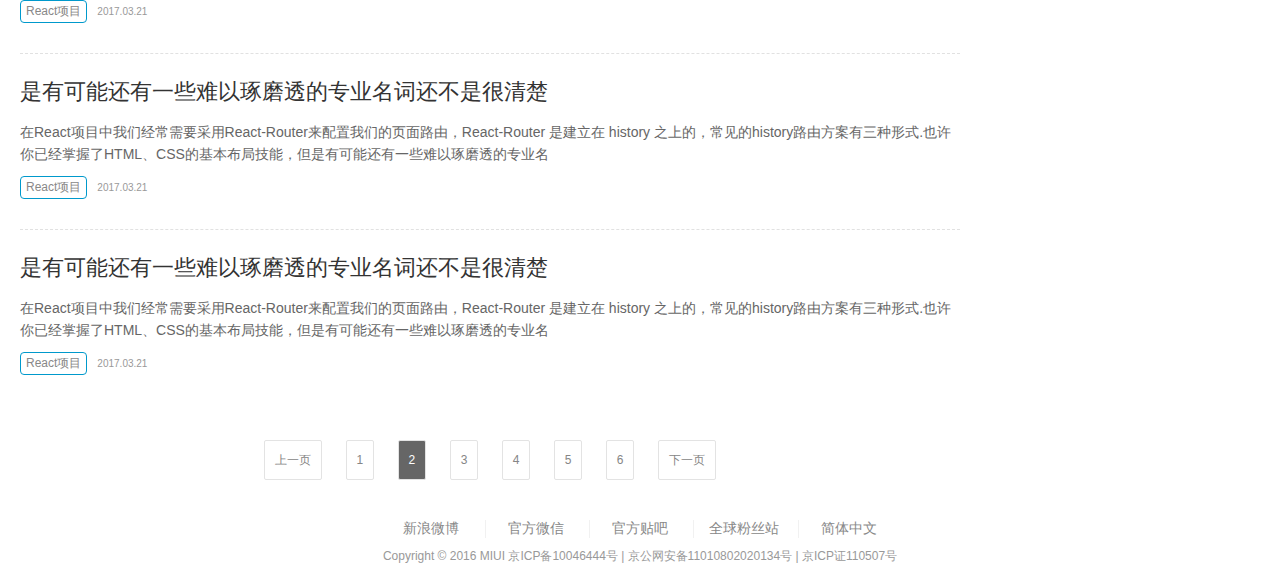
<file: miui/list.html>
<!DOCTYPE html>
<html lang="en">
<head>
	<meta charset="UTF-8">
	<meta name="viewport" content="width=device-width, initial-scale=1.0">
	<meta http-equiv="X-UA-Compatible" content="ie=edge">
	<link rel="stylesheet" href="css/master.css">
	<title>列表页</title>
</head>
<body>
<div class="wrap">

	<!-- header start -->
	<div class="header-bg">
		<div class="header content">
			<div class="logo flt"><a href="/">lvci</a></div>
			<ul class="nav frt">
				<li class="active"><a href="/">首页</a></li>
				<li><a href="/">MIUI 8</a></li>
				<li><a href="/">MIUI 8.2</a></li>
				<li><a href="/">下载</a></li>
				<li><a href="/">解锁</a></li>
				<li><a href="/">论坛</a></li>
			</ul>
		</div>
	</div>
	<!-- header end -->

	<!-- module start-->
	<div class="module-list">
		<!-- content start -->
		<div class="content  clearfix">

			<!-- article left start -->
			<div class="artile-content flt">
				<!-- article-list start -->
				<ul class="article-list">
					<li>
						<a class="article-title" href="#">是有可能还有一些难以琢磨透的专业名词还不是很清楚</a>
						<span class="article-overview">在React项目中我们经常需要采用React-Router来配置我们的页面路由，React-Router 是建立在 history 之上的，常见的history路由方案有三种形式.也许你已经掌握了HTML、CSS的基本布局技能，但是有可能还有一些难以琢磨透的专业名</span>
						<span class="article-info">
							<a href="#">React项目</a><small>2017.03.21</small>
						</span>
					</li>
					<li>
						<a class="article-title" href="#">是有可能还有一些难以琢磨透的专业名词还不是很清楚</a>
						<span class="article-overview">在React项目中我们经常需要采用React-Router来配置我们的页面路由，React-Router 是建立在 history 之上的，常见的history路由方案有三种形式.也许你已经掌握了HTML、CSS的基本布局技能，但是有可能还有一些难以琢磨透的专业名</span>
						<span class="article-info">
							<a href="#">React项目</a><small>2017.03.21</small>
						</span>
					</li>
					<li>
						<a class="article-title" href="#">是有可能还有一些难以琢磨透的专业名词还不是很清楚</a>
						<span class="article-overview">在React项目中我们经常需要采用React-Router来配置我们的页面路由，React-Router 是建立在 history 之上的，常见的history路由方案有三种形式.也许你已经掌握了HTML、CSS的基本布局技能，但是有可能还有一些难以琢磨透的专业名</span>
						<span class="article-info">
							<a href="#">React项目</a><small>2017.03.21</small>
						</span>
					</li>
					<li>
						<a class="article-title" href="#">是有可能还有一些难以琢磨透的专业名词还不是很清楚</a>
						<span class="article-overview">在React项目中我们经常需要采用React-Router来配置我们的页面路由，React-Router 是建立在 history 之上的，常见的history路由方案有三种形式.也许你已经掌握了HTML、CSS的基本布局技能，但是有可能还有一些难以琢磨透的专业名</span>
						<span class="article-info">
							<a href="#">React项目</a><small>2017.03.21</small>
						</span>
					</li>
					<li>
						<a class="article-title" href="#">是有可能还有一些难以琢磨透的专业名词还不是很清楚</a>
						<span class="article-overview">在React项目中我们经常需要采用React-Router来配置我们的页面路由，React-Router 是建立在 history 之上的，常见的history路由方案有三种形式.也许你已经掌握了HTML、CSS的基本布局技能，但是有可能还有一些难以琢磨透的专业名</span>
						<span class="article-info">
							<a href="#">React项目</a><small>2017.03.21</small>
						</span>
					</li>
					<li>
						<a class="article-title" href="#">是有可能还有一些难以琢磨透的专业名词还不是很清楚</a>
						<span class="article-overview">在React项目中我们经常需要采用React-Router来配置我们的页面路由，React-Router 是建立在 history 之上的，常见的history路由方案有三种形式.也许你已经掌握了HTML、CSS的基本布局技能，但是有可能还有一些难以琢磨透的专业名</span>
						<span class="article-info">
							<a href="#">React项目</a><small>2017.03.21</small>
						</span>
					</li>
					<li>
						<a class="article-title" href="#">是有可能还有一些难以琢磨透的专业名词还不是很清楚</a>
						<span class="article-overview">在React项目中我们经常需要采用React-Router来配置我们的页面路由，React-Router 是建立在 history 之上的，常见的history路由方案有三种形式.也许你已经掌握了HTML、CSS的基本布局技能，但是有可能还有一些难以琢磨透的专业名</span>
						<span class="article-info">
							<a href="#">React项目</a><small>2017.03.21</small>
						</span>
					</li>
					<li>
						<a class="article-title" href="#">是有可能还有一些难以琢磨透的专业名词还不是很清楚</a>
						<span class="article-overview">在React项目中我们经常需要采用React-Router来配置我们的页面路由，React-Router 是建立在 history 之上的，常见的history路由方案有三种形式.也许你已经掌握了HTML、CSS的基本布局技能，但是有可能还有一些难以琢磨透的专业名</span>
						<span class="article-info">
							<a href="#">React项目</a><small>2017.03.21</small>
						</span>
					</li>
					<li>
						<a class="article-title" href="#">是有可能还有一些难以琢磨透的专业名词还不是很清楚</a>
						<span class="article-overview">在React项目中我们经常需要采用React-Router来配置我们的页面路由，React-Router 是建立在 history 之上的，常见的history路由方案有三种形式.也许你已经掌握了HTML、CSS的基本布局技能，但是有可能还有一些难以琢磨透的专业名</span>
						<span class="article-info">
							<a href="#">React项目</a><small>2017.03.21</small>
						</span>
					</li>
					<li>
						<a class="article-title" href="#">是有可能还有一些难以琢磨透的专业名词还不是很清楚</a>
						<span class="article-overview">在React项目中我们经常需要采用React-Router来配置我们的页面路由，React-Router 是建立在 history 之上的，常见的history路由方案有三种形式.也许你已经掌握了HTML、CSS的基本布局技能，但是有可能还有一些难以琢磨透的专业名</span>
						<span class="article-info">
							<a href="#">React项目</a><small>2017.03.21</small>
						</span>
					</li>
					<li>
						<a class="article-title" href="#">是有可能还有一些难以琢磨透的专业名词还不是很清楚</a>
						<span class="article-overview">在React项目中我们经常需要采用React-Router来配置我们的页面路由，React-Router 是建立在 history 之上的，常见的history路由方案有三种形式.也许你已经掌握了HTML、CSS的基本布局技能，但是有可能还有一些难以琢磨透的专业名</span>
						<span class="article-info">
							<a href="#">React项目</a><small>2017.03.21</small>
						</span>
					</li>
				</ul>
				<!-- article-list end -->

				<!-- flip-over start -->
				<div class="flip-over">
					<a href="">上一页</a>
					<a href="">1</a>
					<a class="active" href="">2</a>
					<a href="">3</a>
					<a href="">4</a>
					<a href="">5</a>
					<a href="">6</a>
					<a href="">下一页</a>
				</div>
				<!-- flip-over end -->
			</div>
			<!-- article left end -->

			<!-- article right start -->
			<div class="article-sidebar frt">
				<!-- history-info start -->
				<div class="history-info clearfix">
					<div class="article-right-title">浏览历史</div>
					<ul class="video-box">
						<li>
							<a href="#">
								<div class="item-pic">
									<img src="images/video_pic_00041.jpg" alt="">
									<i class="icons-play"></i>
								</div>
								<div class="item-title">是有可能还有一些难以琢磨透的专业名词还不是</div>
							</a>
						</li>
						<li>
							<a href="#">
								<div class="item-pic">
									<img src="images/video_pic_00041.jpg" alt="">
									<i class="icons-play"></i>
								</div>
								<div class="item-title">是有可能还有一些难以琢磨透的专业名词还不是</div>
							</a>
						</li>
						<li>
							<a href="#">
								<div class="item-pic">
									<img src="images/video_pic_00041.jpg" alt="">
									<i class="icons-play"></i>
								</div>
								<div class="item-title">是有可能还有一些难以琢磨透的专业名词还不是</div>
							</a>
						</li>
					</ul>
				</div>
				<!-- history-info end -->

				<!-- redianfenxiang-box start -->
				<div class="redianfenxiang-box clearfix">
					<div class="article-right-title">热点分享</div>
					<ul class="redianfenxiang-content">
						<li><a href="">是有可能还有一些难以琢磨透的专业透透</a></li>
						<li><a href="">是有可能还有一些难以琢磨透的专业透透</a></li>
						<li><a href="">是有可能还有一些难以琢磨透的专业透透</a></li>
						<li><a href="">是有可能还有一些难以琢磨透的专业透透</a></li>
						<li><a href="">是有可能还有一些难以琢磨透的专业透透</a></li>
					</ul>
					<ul class="redianfenxiang-content">
						<li><a href="">是有可能还有一些难以琢磨透的专业透透</a></li>
						<li><a href="">是有可能还有一些难以琢磨透的专业透透</a></li>
						<li><a href="">是有可能还有一些难以琢磨透的专业透透</a></li>
						<li><a href="">是有可能还有一些难以琢磨透的专业透透</a></li>
						<li><a href="">是有可能还有一些难以琢磨透的专业透透</a></li>
					</ul>
				</div>
				<!-- redianfenxiang-box end -->
			</div>
			<!-- article right end -->

		</div>
		<!-- content end -->
	</div>
	<!-- module end -->

	<!-- footer start-->
	<div class="footer">
		<div class="content clearfix">
			<ul class="footer-link">
				<li><a href="/">新浪微博</a></li>
				<li class="weixin"><a href="#">官方微信<img width="150" src="images/index_89.png" alt=""></a></li>
				<li><a href="/">官方贴吧</a></li>
				<li><a href="/">全球粉丝站</a></li>
				<li><a href="/">简体中文</a></li>
			</ul>
			<p class="copyright">Copyright © 2016 MIUI 京ICP备10046444号 | 京公网安备11010802020134号 | 京ICP证110507号</p>
		</div>
	</div>
	<!-- footer end -->
</div>


<!-- focus js -->
<script type="text/javascript" src="js/jquery-1.7.2.min.js"></script>
<script type="text/javascript" src="js/jquery.flexslider-min.js"></script>
<script type="text/javascript">
$(document).ready(function(){
	$('.flexslider').flexslider({
		directionNav: true,
		pauseOnAction: false
	});
});
</script>
<!-- focus js end -->


<!-- click add start -->
<script>
var clickCount = 0, $i=$('<b>');
    $i.css({
    'z-index':99999,
    'position':'absolute',
    'color':'red',
    'display':'none'
    });
    $('body').append($i);
    $(document).on('click',function(e){
    var x = e.pageX, y = e.pageY;
    $i.text('+'+(++clickCount)).css({
    'display':'block',
    'top':y-15,
    'left':x,
    'opacity':1

    }).stop(true,false).animate({
    'top':y-180,
    'opacity':0
    },800,function(){
    $i.hide();
    });
    e.stopPropagation();
});
</script>
<!-- click add end -->

<!-- weixin js start 微信图片未显示 -->

<!-- <div style="display:none;">
  <script src="http://s17.cnzz.com/stat.php?id=2441309&web_id=2441309" type="text/javascript" language="JavaScript"></script>
    <script>
var _hmt = _hmt || [];
(function() {
  var hm = document.createElement("script");
  hm.src = "//hm.baidu.com/hm.js?3c5ef0d4b3098aba138e8ff4e86f1329";
  var s = document.getElementsByTagName("script")[0];
  s.parentNode.insertBefore(hm, s);
})();
</script>
</div>

<script type="text/javascript">

  var _gaq = _gaq || [];
  _gaq.push(['_setAccount', 'UA-37617644-1']);
  _gaq.push(['_trackPageview']);

  (function() {
    var ga = document.createElement('script'); ga.type = 'text/javascript'; ga.async = true;
    ga.src = ('https:' == document.location.protocol ? 'https://ssl' : 'http://www') + '.google-analytics.com/ga.js';
    var s = document.getElementsByTagName('script')[0]; s.parentNode.insertBefore(ga, s);
  })();

</script> -->


</body>
</html>
</file>
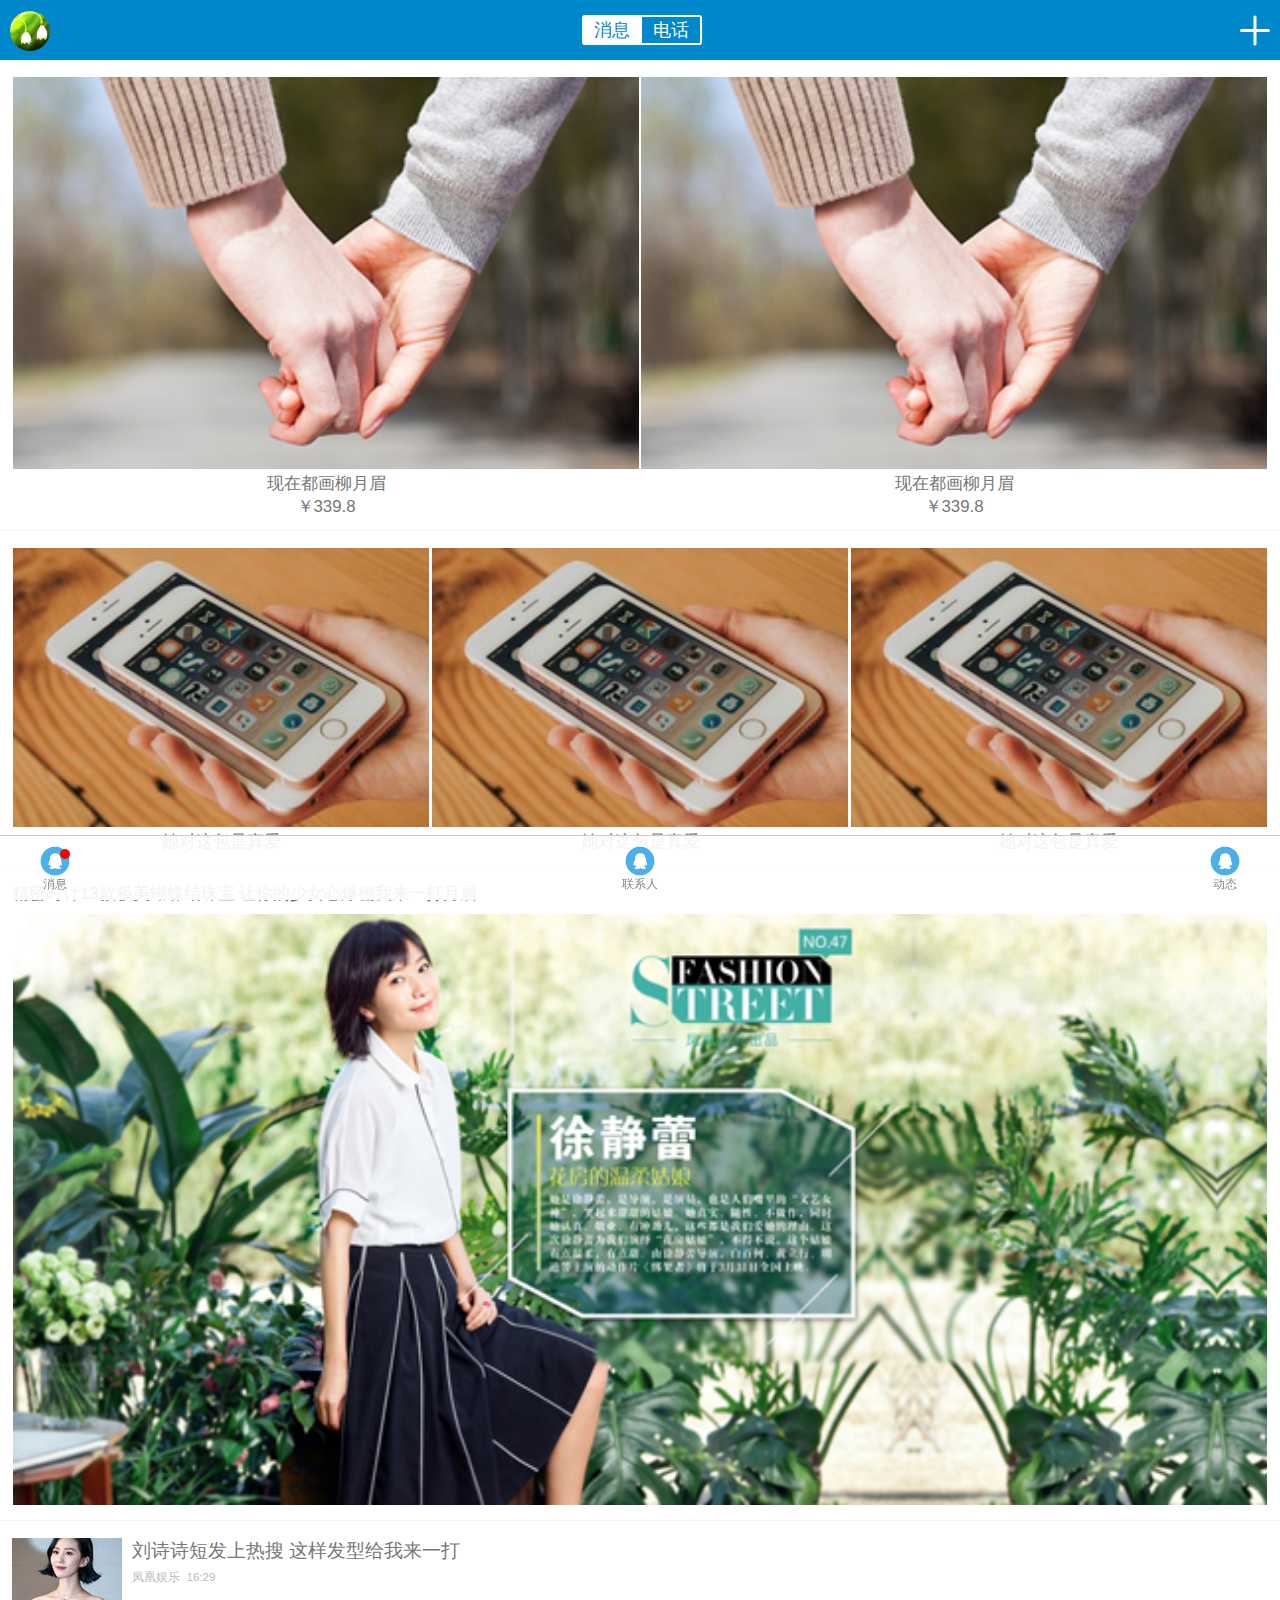
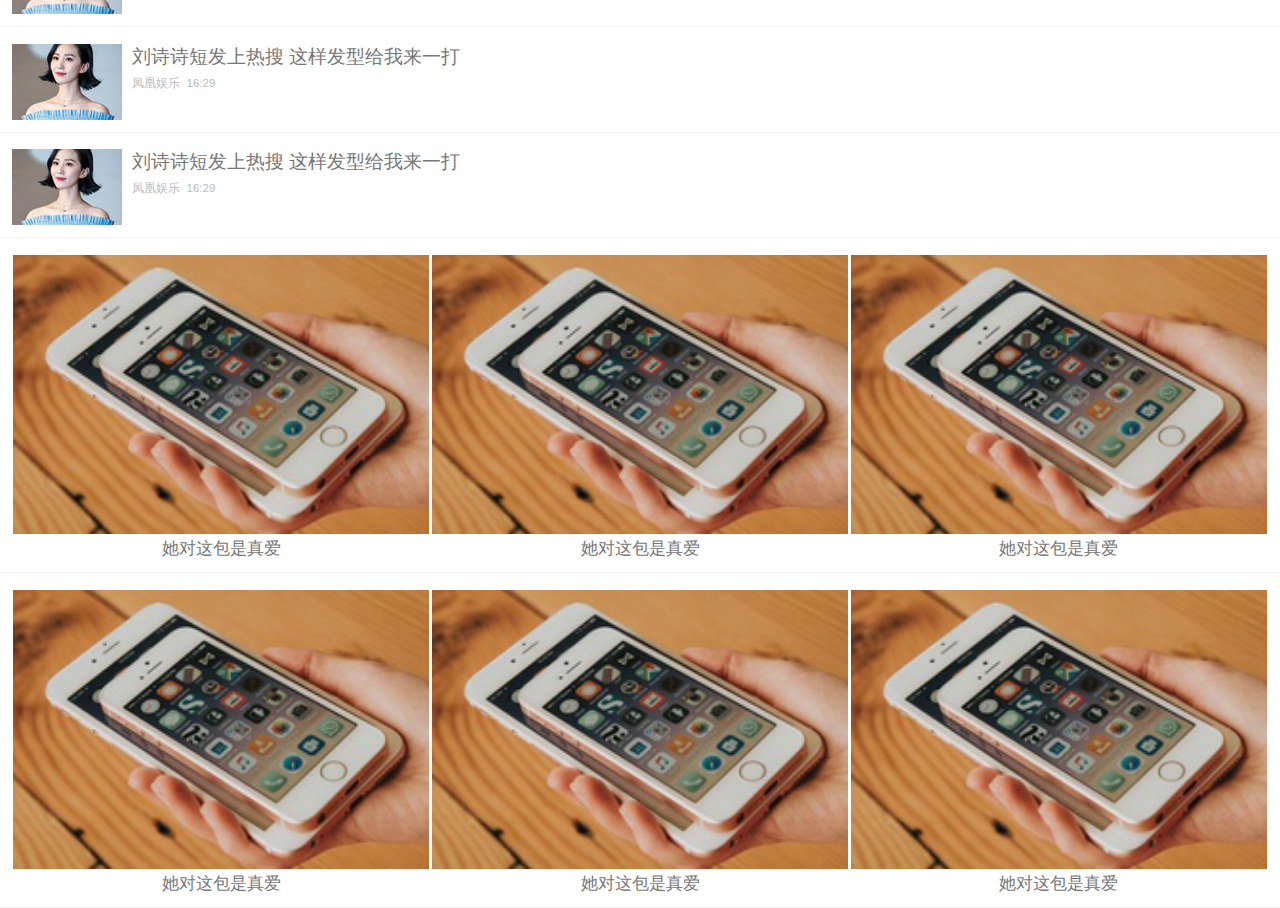
<file: mobile/list.html>
<!DOCTYPE html>
<html lang="en">
<head>
	<meta charset="UTF-8">
	<meta name="viewport" content="width=device-width, initial-scale=1.0">
	<meta http-equiv="X-UA-Compatible" content="ie=edge">
	<title>手机端</title>
	<link rel="stylesheet" href="css/master.css">
	<link rel="stylesheet" href="css/list.css">
</head>
<body>
<div class="wrap">

	<!-- header start -->
	<header class="header">
		<div class="hd-left flt"><img class="photo" src="./images/photo.jpg" alt=""></div>
		<div class="hd-center flt">
			<ul class="hd-tab">
				<li id="msgtitle" class="active hand" onclick="btnMsg()">消息</li>
				<li id="calltitle" class="hand" onclick="btnCall()">电话</li>
			</ul>
		</div>
		<div class="hd-right frt">
			<span id="plusIcon"><div class="icon-plus"></div></span>
			<ul class="plusIconContent">
				<div class="triangleBox"></div>
				<li><a href="/">创建群聊</a></li>
				<li><a href="/">扫一扫</a></li>
				<li><a href="/">加好友</a></li>
				<li><a href="/">付款</a></li>
			</ul>
		</div>
	</header>
	<!-- header end -->

	<div class="container">
		<!-- 两张图 -->
		<div class="list-box">
			<div class="list-content">
				<a href=""><img src="./images/list-content01.jpg" alt=""></a>
				<span class="note">现在都画柳月眉</span>
				<span class="prize">￥339.8</span>
			</div>
			<div class="list-content">
				<a href=""><img src="./images/list-content01.jpg" alt=""></a>
				<span class="note">现在都画柳月眉</span>
				<span class="prize">￥339.8</span>
			</div>
		</div>
		<!-- 三张图 -->
		<div class="list-box">
			<div class="list-content">
				<a href=""><img src="./images/list-content0a.jpg" alt=""></a>
				<span class="note">她对这包是真爱</span>
			</div>
			<div class="list-content">
				<a href=""><img src="./images/list-content0a.jpg" alt=""></a>
				<span class="note">她对这包是真爱</span>
			</div>
			<div class="list-content">
				<a href=""><img src="./images/list-content0a.jpg" alt=""></a>
				<span class="note">她对这包是真爱</span>
			</div>
		</div>
		<!-- 一张图 -->
		<div class="list-box">
			<div class="list-content">
				<p>精密时计13款极美蝴蝶结珠宝 让你的少女心爆棚我来一打月眉</p>
				<a href=""><img src="./images/ban.jpg" alt=""></a>
			</div>
		</div>
		<!-- 左图右文 -->
		<div class="list-box">
			<img class="list-box-img" src="./images/liu.jpg" alt="">
			<p>刘诗诗短发上热搜 这样发型给我来一打
				<br/>
				<span>凤凰娱乐</span><span>16:29</span>
			</p>
		</div>
		<!-- 左图右文 -->
		<div class="list-box">
			<img class="list-box-img" src="./images/liu.jpg" alt="">
			<p>刘诗诗短发上热搜 这样发型给我来一打
				<br/>
				<span>凤凰娱乐</span><span>16:29</span>
			</p>
		</div>
		<!-- 左图右文 -->
		<div class="list-box">
			<img class="list-box-img" src="./images/liu.jpg" alt="">
			<p>刘诗诗短发上热搜 这样发型给我来一打
				<br/>
				<span>凤凰娱乐</span><span>16:29</span>
			</p>
		</div>
		<!-- 三张图 -->
		<div class="list-box">
			<div class="list-content">
				<a href=""><img src="./images/list-content0a.jpg" alt=""></a>
				<span class="note">她对这包是真爱</span>
			</div>
			<div class="list-content">
				<a href=""><img src="./images/list-content0a.jpg" alt=""></a>
				<span class="note">她对这包是真爱</span>
			</div>
			<div class="list-content">
				<a href=""><img src="./images/list-content0a.jpg" alt=""></a>
				<span class="note">她对这包是真爱</span>
			</div>
		</div>
		<!-- 三张图 -->
		<div class="list-box">
			<div class="list-content">
				<a href=""><img src="./images/list-content0a.jpg" alt=""></a>
				<span class="note">她对这包是真爱</span>
			</div>
			<div class="list-content">
				<a href=""><img src="./images/list-content0a.jpg" alt=""></a>
				<span class="note">她对这包是真爱</span>
			</div>
			<div class="list-content">
				<a href=""><img src="./images/list-content0a.jpg" alt=""></a>
				<span class="note">她对这包是真爱</span>
			</div>
		</div>
	</div>


	<!-- footer start -->
	<ul class="menu">
		<li class="flt posit">
			<div class="radiusBox"></div>
			<img class="menu-img" src="./images/qq-icon01.png" alt="QQ消息">
			<span class="menu-text">消息</span>
		</li>
		<li class="center">
			<img class="menu-text menu-img02" src="./images/qq-icon01.png" alt="QQ消息">
			<span class="menu-text">联系人</span>
		</li>
		<li class="frt">
			<img class="menu-img" src="./images/qq-icon01.png" alt="QQ消息">
			<span class="menu-text">动态</span>
		</li>
	</ul>
	<!-- footer end -->
</div>

<script src="js/jquery-3.2.1.js"></script>
<script src="js/master.js"></script>
</body>
</html>
</file>
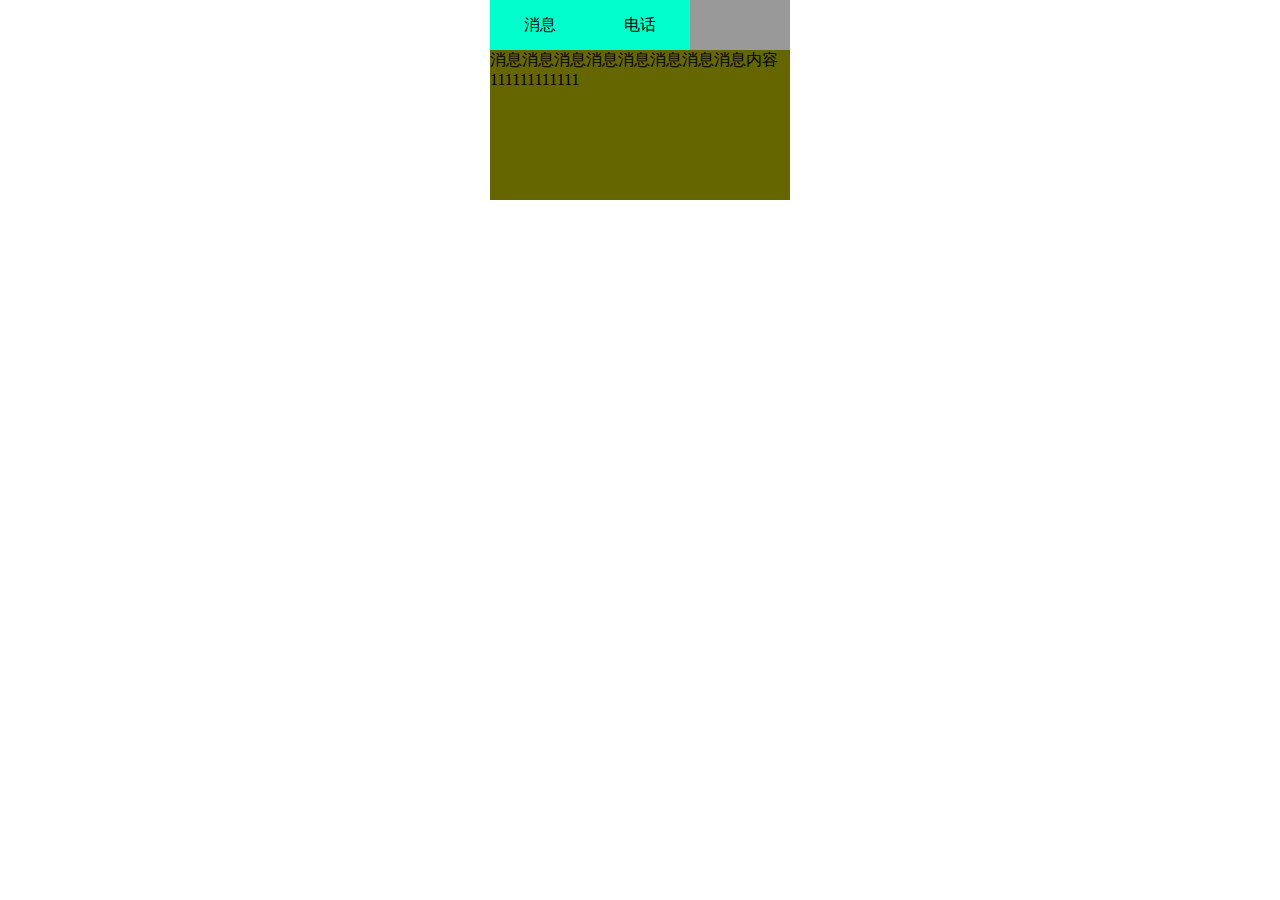
<file: mobile/qiehuan-xuanxiangka.html>
<!DOCTYPE html PUBLIC "-//W3C//DTD XHTML 1.0 Transitional//EN" "http://www.w3.org/TR/xhtml1/DTD/xhtml1-transitional.dtd">
<html xmlns="http://www.w3.org/1999/xhtml">
<head>
<meta http-equiv="Content-Type" content="text/html; charset=gb2312" />
<title>�л�ѡ�</title>

<style>
*{ margin-top:0;}
#main{width:300px;height:200px;background:#999999;margin:0 auto;}

#title{width:300px;height:50px;}
.biaoqian{width:100px;height:50px;float:left;background:#00ffcc;text-align:center;line-height:50px;}
.msg{ width:300px;height:150px;background:#666600;}
.hide{display:none;}
.hand{ cursor:pointer;}
</style>

<script language="javascript" type="text/javascript">
function bt()
{
	var msgtitle=document.getElementById("msg_id");
	var calltitle=document.getElementById("call_id");
	msgtitle.className="hide";
	calltitle.className="msg";
}
function bt1()
{
	var msgtitle=document.getElementById("msg_id");
	var calltitle=document.getElementById("call_id");
	msgtitle.className="msg";
	calltitle.className="hide";
}
</script>
</head>
<body>
	<div id="main">
		<div id="title">
			<div id="msgtitle" class="biaoqian hand" onclick="bt1()">��Ϣ</div>
			<div id="calltitle" class="biaoqian hand" onclick="bt()">�绰</div>
		</div>
		<div class="msg" id="msg_id">��Ϣ��Ϣ��Ϣ��Ϣ��Ϣ��Ϣ��Ϣ��Ϣ����111111111111</div>
		<div class="msg hide" id="call_id">�绰�绰�绰�绰�绰�绰�绰�绰����222222222222</div>
	</div>
</body>
</html>
</file>
<file: css/master.css>
/*重置样式*/
body,div,p,ul,ol,dl,dt,dd,li,form,input,table,th,td,img,h1,h2,h3,h4,h5,h6 {margin: 0; padding: 0;}
body { background: #fff; font-size: 12px; font-style: normal; font-family:'Microsoft Yahei','微软雅黑','Simsun','宋体','Arial', sans-serif; color: #000;}
em, b, i {font-style:normal;}
li {list-style:none;}
img {border:0;}
a { text-decoration:none; color:#888;}
a:hover { text-decoration: underline; color:#f50;}

table { border-spacing:0; border-collapse:collapse;}

.flt {float: left;}
.frt {float: right;}
.block-a{ display: block;}
.clearfix { *zoom: 1;}
.clearfix:before, .clearfix:after { display: table; line-height: 0; content: "";}
.clearfix:after { clear: both;}

/*layout start*/
/*head start*/
.header-bg {
    height: 50px;
    background: #000;
}

.header{
    height: 20px;
    padding: 15px 0;
}
.content{
    width: 1240px;
    margin: 0 auto;
}

.logo{
    position: relative;
    width: 46px;
    height: 17px;
    background: url("../images/logo.png");
}

.logo a{
    display:inline-block;
    width: 46px;
    height: 17px;
    font-size: 0;
}

.nav li{
    float: left;
}

.nav li a{
    display: inline-block;
    margin-left: 35px;
    font-size: 14px;
    color: #fff;
}

.nav li a:hover{
  color: #868686;
  text-decoration: none;
}

.nav li.active a{
    color: #868686;
}
/*head end*/

/*focus start*/
.focus {
    height: 658px;
    background-color: #08c;
}

.flexslider {
    position: relative;
    height: 658px;
    overflow: hidden;
    background: url("../images/loading.gif") 50% no-repeat;
}

.slides {
    position: relative;
    z-index: 1;
}

.slides li {
    height: 658px;
}

.flex-control-nav {
    position: absolute;
    bottom: 10px;
    z-index: 2;
    width: 100%;
    text-align: center;
}

.flex-control-nav li {
    display: inline-block;
    width: 14px;
    height: 14px;
    margin: 0 5px;
    *display: inline;
    zoom: 1;
}

.flex-control-nav a {
    display: inline-block;
    width: 14px;
    height: 14px;
    line-height: 40px;
    overflow: hidden;
    background: url("../images/dot.png") right 0 no-repeat;
    cursor: pointer;
}

.flex-control-nav .flex-active {
    background-position: 0 0;
}

.flex-direction-nav {
    position: absolute;
    z-index: 3;
    width: 100%;
    top: 45%;
}

.flex-direction-nav li a {
    display: block;
    width: 50px;
    height: 50px;
    overflow: hidden;
    cursor: pointer;
    position: absolute;
}

.flex-direction-nav li a.flex-prev {
    left: 40px;
    background: url("../images/prev.png") center center no-repeat;
}

.flex-direction-nav li a.flex-next {
    right: 40px;
    background: url("../images/next.png") center center no-repeat;
}

/*focus  end*/

/*module start*/
.module{
    height: 165px;
}
.app-body{
    height: 58px;
    padding: 55px 0;
    border-bottom: 1px solid #f1f1f1;
}

.app-box li{
    float: left;
    width: 412px;
    height: 53px;
    padding-top: 5px;
    border-left: 1px solid #f1f1f1;
}
.app-box li:first-child{
    border: 0;
}

.app-img{
    float:left;
    width: 48px;
    height: 48px;
    margin: 0 50px 0 25px;
}

.app-desc{
  float: left;
  width: 280px;
}

.app-desc span {
    display: block;
}
.desc-t3{
  font-size: 18px;
  line-height: 1.5;
  color: #333;
}
.click-text{
  font-size: 14px;
  color: #666;
}
.app-link:hover .desc-t3,
.app-link:hover .click-text {
    color: #f78200;
}
/*module end*/

/*module-list start*/
.module-list{
    min-height: 600px;
    /*background: #e3e3e3;*/
}



/*article left start*/
.article-list{
    width: 940px;
    /*background: #eee;*/
    padding: 20px 0;
}

.article-list li{
    padding: 20px 0;
    border-top: 1px dashed #e1e1e1;
}
.article-list li:first-child{
    border: 0;
}

.article-list li >a,
.article-list li >span{
    display: block;
}
.article-list li .article-title:hover {
    text-decoration: none;
    color: #f50;
    cursor: pointer;
}

.article-list li .article-title,
.article-list li .article-overview{
    line-height: 1.6;
}

.article-list li .article-title{
    padding-bottom: 12px;
    font-size: 22px;
    color: #333;
}

.article-list li .article-overview{
    font-size: 14px;
    color: #666;
}

.article-info{
    display: block;
    padding: 10px 0;
    color: #999;
}

.article-info >a,
.article-info >small{
    display:inline-block;
    margin-right: 10px;
}

.article-info >a{
    padding: 2px 5px;
    border-radius: 4px;
    border: 1px solid #09c;
}

/*article left end*/

/*article right*/
.article-sidebar{
    width: 280px;
    /*background: #f3f3f3;*/
    margin: 40px 0 0 20px;
    min-height: 900px;
}

.article-right-title{
    width: 260px;
    height: 35px;
    background: #f3f3f3;
    border-left:10px solid #e9e9e9;
    padding-left: 10px;
    font-size: 14px;
    line-height: 35px;
    font-weight: bold;
    color: #333;
    text-align: left;
}

.video-box{
    margin: 10px 0;
}

.video-box li{
    height: 66px;
    margin-bottom: 15px;
    background: #f3f3f3;
}

.item-pic{
    position: relative;
    float: left;
    width: 120px;
    height: 66px;
    margin: 0 10px;
}

.item-pic .icons-play{
    display: none;
    position: absolute;
    top: 0;
    left: 0;
    width: 120px;
    height: 66px;
    background: url("../images/play.png") no-repeat;
    background-size: cover;
}

.item-pic:hover .icons-play{
    display: block;
}

.video-box li .item-title{
    padding: 2px;
    font-size: 14px;
    line-height: 1.6;
    color: #666;
    text-decoration: none;
}

.video-box li .item-title:hover{
  color: #f50;
  text-decoration: none;
}

/*flip-over start*/
.flip-over{
    margin-top: 15px;
    text-align: center;
    height: 30px;
    zoom: normal;
}
.flip-over a{
  display: inline-block;
  height: 28px;
  line-height: 28px;
  background: #fff;
  margin: 0 10px;
  padding: 5px 10px;
  border-radius: 2px;
  border: 1px solid #e3e3e3;
  color: #868686;
}

.flip-over a.active{
  background: #666;
  color: #fff;
}
/*flip-over end*/


/*redianfenxiang-box start*/
.redianfenxiang-content{
    padding: 10px 0;
}

.redianfenxiang-content >li{
    height: 30px;
    line-height: 30px;
    /*list-style-image: url("../images/gray_dot.png");*/
    padding-left: 15px;
    border-bottom: 1px dashed #e1e1e1;
    background: url("../images/gray_dot.png") no-repeat left;
}

.redianfenxiang-content li >a{
    font-size: 14px;
    line-height: 1.6;
    color: #666;
}

.redianfenxiang-content li >a:hover{
  color: #f50;
  text-decoration: none;
}

/*redianfenxiang-box end*/

/*article end*/


/*module-list end*/

/*footer start*/
.footer-link{
    text-align: center;
    margin: 50px 0 10px;
}

.footer-link li{
  display: inline-block;
  width: 100px;
  color: #666;
  font-size: 14px;
  border-left: 1px solid #f1f1f1;
}

.footer-link li:first-child{
  border: 0;
}

.weixin{
    position: relative;
}

.weixin img{
    position: absolute;
    left: -20px;
    width: 150px;
    height: 150px;
    bottom: 20px;
    display: none;
}

/*hover后,效果未实现*/
.weixin >a:hover .weixin img{
    display: block;
}

.copyright{
  text-align: center;
  color: #999;
  padding-bottom: 20px;
}
/*footer end*/
</file>
<file: blogs/css/master.css>
/*重置样式*/

body,
div,
p,
ul,
ol,
dl,
dt,
dd,
li,
form,
input,
table,
th,
td,
img,
h1,
h2,
h3,
h4,
h5,
h6 {
    margin: 0;
    padding: 0;
}

body {
    background: #fff;
    color: #000;
    font-size: 12px;
    font-style: normal;
    font-family: 'Microsoft Yahei', '微软雅黑', 'Simsun', '宋体', 'Arial', sans-serif;
}

address,
caption,
dfn,
th,
var,
cite,
code,
i,
em,
s,
label,
input,
select,
textarea {
    font-style: normal;
    font-weight: normal;
    font-family: inherit;
}

input[type="submit"],
input[type="reset"],
input[type="button"] {
    cursor: pointer;
}

select,
input,
textarea {
    font-family: inherit;
    margin: 0;
}

li {
    list-style: none;
}

img {
    border: none;
    background: none;
}

a {
    text-decoration: none;
    color: #5c76d5;
}

a:hover {
    text-decoration: underline;
    color: #f50;
}

table {
    border-spacing: 0;
    border-collapse: collapse;
}


/*清除浮动*/


/*
.clear {
    clear: both;
}
*/

.clearfix {
    *zoom: 1;
}

.clearfix:before,
.clearfix:after {
    display: table;
    line-height: 0;
    content: "";
}

.clearfix:after {
    clear: both;
}


/*layout*/

.header-box {
    height: 140px;
}

.header {
    width: 1000px;
    margin: 0 auto;
}

.hd-logo {
    text-align: center;
    line-height: 100px;
    font-size: 42px;
}

.hd-logo a {
    color: #f06560;
}

.hd-logo a:hover {
    text-decoration: none;
}

.nav ul {
    text-align: center;
}

.nav ul li {
    display: inline-block;
    padding: 0 50px;
    font-size: 20px;
}

.nav ul li a {
    color: #a9afb8;
}

.nav ul li a:hover {
    text-decoration: none;
}

.nav ul li.current a {
    color: #f06560;
}

.body-box {
    min-height: 600px;
    background: #f5f5f5;
    padding: 20px 0;
}

.container {
    width: 1000px;
    min-height: 600px;
    margin: 0 auto;
    background: #fff;
    border-radius: 6px;
}

.focus {
    width: 1000px;
    height: 300px;
    background: #08c;
}


/*banner开始*/


/*Slideshow container*/

.slideshow {
    position: relative;
    max-width: 100%;
}


/*Slideshow images*/

.slide {
    position: absolute;
    top: 0;
    left: 0;
    width: 100%;
    height: 100%;
    background-position: center;
    background-size: cover;
    cursor: pointer;
}

.headerImg {
    width: 100%;
    height: 300px;
}


/*Buttons*/

.slideBtn {
    position: absolute;
    z-index: 10;
    width: 50px;
    height: 100%;
    cursor: pointer;
}

.leftBtn {
    left: 0px;
    background: linear-gradient(to right, rgba(0, 0, 0, 0.4), rgba(0, 0, 0, 0));
}

.rightBtn {
    right: 0px;
    background: linear-gradient(to left, rgba(0, 0, 0, 0.4), rgba(0, 0, 0, 0));
}


/*Arrow pointers*/

.pointer {
    position: absolute;
    top: 50%;
    margin-top: -32px;
    z-index: 9001;
    left: 12px;
    opacity: 0.8;
}

.previous {
    width: 0;
    height: 0;
    border-top: 20px solid transparent;
    border-bottom: 20px solid transparent;
    border-right: 20px solid white;
}

.next {
    width: 0;
    height: 0;
    border-top: 20px solid transparent;
    border-bottom: 20px solid transparent;
    border-left: 20px solid white;
    right: 12px;
    left: auto;
}


/*Helper style classes*/

.hide {
    visibility: hidden;
}


/*banner结束*/

.items-box {
    padding: 20px 50px;
}

.item {
    width: 400px;
    float: left;
    margin: 0 20px 16px;
}

.item h3 {
    text-align: center;
    font-size: 14px;
    font-weight: normal;
    line-height: 30px;
    color: #7e838f;
}

.item-img img {
    width: 400px;
    height: 300px;
    transition: all 0.3s linear;
    /*transition: all 0.3s ease;*/
}

.item-img img:hover {
    opacity: 0.5;
}

.footer {
    height: 100px;
    background: #dbdbdb;
}

.copyright {
    width: 1000px;
    margin: 0 auto;
    text-align: center;
    font-size: 12px;
    color: #666666;
    line-height: 100px;
}
</file>
<file: cms/css/master.css>
/*重置样式*/
body,div,p,ul,ol,dl,dt,dd,li,form,input,table,th,td,img,h1,h2,h3,h4,h5,h6 {margin: 0; padding: 0;}
body { background: #fff; font-size: 12px; font-style: normal; font-family:'Microsoft Yahei','微软雅黑','Simsun','宋体','Arial', sans-serif; color: #000;}
body,html{
	height: 100%;
}
em, b, i {font-style:normal;}
li {list-style:none;}
img {border:0;}
a { text-decoration:none; color:#888;}
a:hover { text-decoration: underline; color:#f50;}

table { border-spacing:0; border-collapse:collapse;}

.flt {float: left;}
.frt {float: right;}

.clearfix { *zoom: 1;}
.clearfix:before, .clearfix:after { display: table; line-height: 0; content: "";}
.clearfix:after { clear: both;}

/*layout start*/
*{
	box-sizing: border-box;
}

.wrap{
	height: 100%;
	position: relative;
}

/*slider-nav start*/
.slider-nav{
	float: left;
	width: 220px;
	height: 100%;
	background: #222;
}

/*administrators start*/
.administrators,
.slider-nav-box{
		padding-left: 20px;
}
.slider-nav-box,
.content{
	overflow: auto;
}

.administrators{
	height: 15%;
	background: #263747;
	padding-top: 15px;
}

.administrators-face{
	height: 80px;
	width: 80px;
}

.administrators-face img{
	height: 75px;
	width: 75px;
	border-radius: 50%;
}

.administrators span{
	display: block;
	width: 75px;
	color: #bdcfd9;
}

.arrows{
	background: url("../images/gray_arrows.png") no-repeat right;
}
/*administrators end*/

/*slider-nav-box start*/
.slider-nav-box{
	height: 85%;
	background: #2e3f4f;
	padding-top: 15px;
	padding-right: 20px;
}

.icon{
	float: left;
	height: 20px;
	width: 20px;
	margin-top: 14px;
	background: url(../images/tubiao.png) no-repeat;
}

.icon-01 {
  background-position: 0 0;
}

.icon-02 {
  background-position: -21px 0;
}

.icon-03 {
  background-position: -42px 0;
}

.icon-04 {
  background-position: -63px 0;
}

.icon-05 {
  background-position: -84px 0;
}

.icon-06 {
  background-position: 0 -21px;
}

.icon-07 {
  background-position: -21px -21px;
}
.icon-08 {
  background-position: -42px -21px;
}
.icon-09 {
  background-position: -63px -21px;
}

.icon-10 {
  background-position: -84px -21px;
}

.slider-nav-box >li{
  background: url("../images/jiantou02.png") no-repeat right;
}

.slider-nav-box >li >a{
	display: inline-block;
	height: 50px;
	line-height: 50px;
	padding-left: 4px;
	color: #bdcfd9;
	font-size: 14px;
}
/*slider-nav-box end*/

/*module-right start*/
.header,
.content{
	padding: 20px;
}

/*header start*/
.header{
position: fixed;
top: 0;
left: 220px;
right: 0;
height: 110px;
background: #f1f1f1;
border-bottom: 4px solid #314150;
overflow: hidden;
}

.header-left{
	height: 30px;
}

.icon-right{
	float: left;
	height: 20px;
	width: 20px;
	float: left;
	margin-top: 5px;
	background: url("../images/icon_right.png") no-repeat center;
}

.header-bottom{
	height: 30px;
}

.header-bottom a{
	display:inline-block;
	background: #243644;
	margin-top: 26px;
	padding: 0 20px;
	font-size: 16px;
	line-height: 30px;
	color: #fff;
}

.icon-right-gouwuche{
	background-position: 0 0;
}

.icon-right-use{
	background-position: -20px 0;
}

.icon-right-tongji{
	background-position: -40px 0;
}

.icon-right-daying{
	background-position: -60px 0;
}

.header-right-nav li{
	float: left;
	height: 30px;
	line-height: 30px;
	padding: 0 10px;
}

.header-right-nav li a{
	display: inline-block;
	margin-left: 10px;
}
/*header end*/

/*content start*/
.content{
	position: absolute;
	top: 160px;
	right: 0;
	bottom: 0;
	left: 220px;
}

.content p{
	margin: 40px 0;
	text-indent: 2em;
	text-align: justify;
	font-size: 16px;
	color: #666;
}
</file>
<file: miui/css/master.css>
/*重置样式*/
body,div,p,ul,ol,dl,dt,dd,li,form,input,table,th,td,img,h1,h2,h3,h4,h5,h6 {margin: 0; padding: 0;}
body { background: #fff; font-size: 12px; font-style: normal; font-family:'Microsoft Yahei','微软雅黑','Simsun','宋体','Arial', sans-serif; color: #000;}
em, b, i {font-style:normal;}
li {list-style:none;}
img {border:0;}
a { text-decoration:none; color:#888;}
a:hover { text-decoration: underline; color:#f50;}

table { border-spacing:0; border-collapse:collapse;}

.flt {float: left;}
.frt {float: right;}

.clearfix { *zoom: 1;}
.clearfix:before, .clearfix:after { display: table; line-height: 0; content: "";}
.clearfix:after { clear: both;}

/*layout start*/
/*head start*/
.header-bg {
    height: 50px;
    background: #000;
}

.header{
    height: 20px;
    padding: 15px 0;
}
.content{
    width: 1240px;
    margin: 0 auto;
}

.logo{
    position: relative;
    width: 46px;
    height: 17px;
    background: url("../images/logo.png");
}

.logo a{
    display:inline-block;
    width: 46px;
    height: 17px;
    font-size: 0;
}

.nav li{
    float: left;
}

.nav li a{
    display: inline-block;
    margin-left: 35px;
    font-size: 14px;
    color: #fff;
}

.nav li a:hover{
  color: #868686;
  text-decoration: none;
}

.nav li.active a{
    color: #868686;
}
/*head end*/

/*focus start*/
.focus {
    height: 658px;
    background-color: #08c;
}

.flexslider {
    position: relative;
    height: 658px;
    overflow: hidden;
    background: url("../images/loading.gif") 50% no-repeat;
}

.slides {
    position: relative;
    z-index: 1;
}

.slides li {
    height: 658px;
}

.flex-control-nav {
    position: absolute;
    bottom: 10px;
    z-index: 2;
    width: 100%;
    text-align: center;
}

.flex-control-nav li {
    display: inline-block;
    width: 14px;
    height: 14px;
    margin: 0 5px;
    *display: inline;
    zoom: 1;
}

.flex-control-nav a {
    display: inline-block;
    width: 14px;
    height: 14px;
    line-height: 40px;
    overflow: hidden;
    background: url("../images/dot.png") right 0 no-repeat;
    cursor: pointer;
}

.flex-control-nav .flex-active {
    background-position: 0 0;
}

.flex-direction-nav {
    position: absolute;
    z-index: 3;
    width: 100%;
    top: 45%;
}

.flex-direction-nav li a {
    display: block;
    width: 50px;
    height: 50px;
    overflow: hidden;
    cursor: pointer;
    position: absolute;
}

.flex-direction-nav li a.flex-prev {
    left: 40px;
    background: url("../images/prev.png") center center no-repeat;
}

.flex-direction-nav li a.flex-next {
    right: 40px;
    background: url("../images/next.png") center center no-repeat;
}

/*focus  end*/

/*module start*/
.module{
    height: 165px;
}
.app-body{
    height: 58px;
    padding: 55px 0;
    border-bottom: 1px solid #f1f1f1;
}

.app-box li{
    float: left;
    width: 412px;
    height: 53px;
    padding-top: 5px;
    border-left: 1px solid #f1f1f1;
}
.app-box li:first-child{
    border: 0;
}

.app-img{
    float:left;
    width: 48px;
    height: 48px;
    margin: 0 50px 0 25px;
}

.app-desc{
  float: left;
  width: 280px;
}

.app-desc span {
    display: block;
}
.desc-t3{
  font-size: 18px;
  line-height: 1.5;
  color: #333;
}
.click-text{
  font-size: 14px;
  color: #666;
}
.app-link:hover .desc-t3,
.app-link:hover .click-text {
    color: #f78200;
}
/*module end*/

/*module-list start*/
.module-list{
    min-height: 600px;
    /*background: #e3e3e3;*/
}



/*article left start*/
.article-list{
    width: 940px;
    /*background: #eee;*/
    padding: 20px 0;
}

.article-list li{
    padding: 20px 0;
    border-top: 1px dashed #e1e1e1;
}
.article-list li:first-child{
    border: 0;
}

.article-list li >a,
.article-list li >span{
    display: block;
}
.article-list li .article-title:hover {
    text-decoration: none;
    color: #f50;
    cursor: pointer;
}

.article-list li .article-title,
.article-list li .article-overview{
    line-height: 1.6;
}

.article-list li .article-title{
    padding-bottom: 12px;
    font-size: 22px;
    color: #333;
}

.article-list li .article-overview{
    font-size: 14px;
    color: #666;
}

.article-info{
    display: block;
    padding: 10px 0;
    color: #999;
}

.article-info >a,
.article-info >small{
    display:inline-block;
    margin-right: 10px;
}

.article-info >a{
    padding: 2px 5px;
    border-radius: 4px;
    border: 1px solid #09c;
}

/*article left end*/

/*article right*/
.article-sidebar{
    width: 280px;
    /*background: #f3f3f3;*/
    margin: 40px 0 0 20px;
    min-height: 900px;
}

.article-right-title{
    width: 260px;
    height: 35px;
    background: #f3f3f3;
    border-left:10px solid #e9e9e9;
    padding-left: 10px;
    font-size: 14px;
    line-height: 35px;
    font-weight: bold;
    color: #333;
    text-align: left;
}

.video-box{
    margin: 10px 0;
}

.video-box li{
    height: 66px;
    margin-bottom: 15px;
    background: #f3f3f3;
}

.item-pic{
    position: relative;
    float: left;
    width: 120px;
    height: 66px;
    margin: 0 10px;
}

.item-pic .icons-play{
    display: none;
    position: absolute;
    top: 0;
    left: 0;
    width: 120px;
    height: 66px;
    background: url("../images/play.png") no-repeat;
    background-size: cover;
}

.item-pic:hover .icons-play{
    display: block;
}

.video-box li .item-title{
    padding: 2px;
    font-size: 14px;
    line-height: 1.6;
    color: #666;
    text-decoration: none;
}

.video-box li .item-title:hover{
  color: #f50;
  text-decoration: none;
}

/*flip-over start*/
.flip-over{
    margin-top: 15px;
    text-align: center;
    height: 30px;
    zoom: normal;
}
.flip-over a{
  display: inline-block;
  height: 28px;
  line-height: 28px;
  background: #fff;
  margin: 0 10px;
  padding: 5px 10px;
  border-radius: 2px;
  border: 1px solid #e3e3e3;
  color: #868686;
}

.flip-over a.active{
  background: #666;
  color: #fff;
}
/*flip-over end*/


/*redianfenxiang-box start*/
.redianfenxiang-content{
    padding: 10px 0;
}

.redianfenxiang-content >li{
    height: 30px;
    line-height: 30px;
    /*list-style-image: url("../images/gray_dot.png");*/
    padding-left: 15px;
    border-bottom: 1px dashed #e1e1e1;
    background: url("../images/gray_dot.png") no-repeat left;
}

.redianfenxiang-content li >a{
    font-size: 14px;
    line-height: 1.6;
    color: #666;
}

.redianfenxiang-content li >a:hover{
  color: #f50;
  text-decoration: none;
}

/*redianfenxiang-box end*/

/*article end*/


/*module-list end*/

/*footer start*/
.footer-link{
    text-align: center;
    margin: 50px 0 10px;
}

.footer-link li{
  display: inline-block;
  width: 100px;
  color: #666;
  font-size: 14px;
  border-left: 1px solid #f1f1f1;
}

.footer-link li:first-child{
  border: 0;
}

.weixin{
    position: relative;
}

.weixin img{
    position: absolute;
    left: -20px;
    width: 150px;
    height: 150px;
    bottom: 20px;
    display: none;
}

/*hover后,效果未实现*/
.weixin >a:hover .weixin img{
    display: block;
}

.copyright{
  text-align: center;
  color: #999;
  padding-bottom: 20px;
}
/*footer end*/
</file>
<file: responsive_layout/style.css>
html {
    font-family: "microsoft yahei", arial;
    font-size: 100%;
}

body {
    margin: 0;
}

hr {
    color: e8e8e8;
}

li {
    list-style: none;
}


/*navigation bar*/

nav {
    background-color: #222;
    position: fixed;
    top: 0;
    right: 0;
    left: 0;
    z-index: 9999;
}

nav li {
    display: inline-block;
    padding-right: 10px;
}

nav li a {
    text-decoration: none;
    color: white;
    font-size: 1.2em;
}

nav li a:hover,
#menuIcon:hover {
    color: #ddd;
}

#menuIcon {
    display: none;
    color: white;
    font-weight: bold;
    font-size: 2em;
    text-decoration: none;
    font-family: arial;
}


/*sidebar*/

aside,
section.post {
    margin-top: 4.8em;
}

aside {
    width: 15%;
    float: left;
    margin-right: 2%;
}

aside ul li a {
    display: block;
    padding: 1em 0;
    color: #222;
    text-decoration: none;
    font-weight: bold;
    border-bottom: 1px solid #e8e8e8;
}

aside ul li a:hover {
    color: #666;
}

h1 {
    font-size: 2.0em;
    margin: 0 auto 2em;
    text-align: center;
}

strong {
    font-size: 1.6em;
}


/*post*/

.post {
    width: 70%;
    margin: 0 auto;
    float: left;
}


/*grid layout*/

.grid {
    padding: 1.2em 0;
}

img {
    max-width: 100%;
}

.grid .item {
    width: 30%;
    display: inline-block;
    position: relative;
}

.hoverbox {
    display: none;
}

.item:hover .hoverbox {
    display: block;
}

.hover-bg {
    width: 100%;
    height: 100%;
    background: #000;
    z-index: 3;
    color: #fff;
    position: absolute;
    top: 0;
    left: 0;
    opacity: 0.5;
}

.text-box {
    z-index: 5;
    position: absolute;
    bottom: 0;
    right: 0;
    top: 0;
    left: 0;
    color: #fff;
    padding: 0 1em;
}


/*footer*/

footer {
    width: 100%;
    text-align: center;
    clear: both;
}

footer li {
    display: inline-block;
}

@media only screen and (max-width: 860px) {
    aside {
        display: none;
    }
}

@media screen and (max-width:650px) {
    .post {
        width: 100%;
        float: none;
        padding: 5px;
        box-sizing: border-box;
        -webkit-box-sizing: border-box;
        -moz-box-sizing: border-box;
    }
    .grid {
        width: 100%;
    }
    .grid .item {
        width: 100%;
        margin: 1em 0;
    }
    .grid .item img {
        width: 100%;
    }
}

@media screen and (max-width: 500px) {
    nav ul {
        display: none;
        padding: 0;
        margin: 0 5px;
    }
    #menuIcon {
        display: block;
        text-align: right;
        padding: 0 5px;
        border-bottom: 1px #9c9c9c solid;
    }
    nav ul li {
        width: 100%;
    }
    nav ul li:hover {
        background-color: #555;
    }
}

@media screen and (max-width: 420px) {
    .grid .item {
        width: 100%;
        margin-bottom: 5px;
    }
}
</file>
<file: mobile/css/list.css>
.list-box{
    width: 100%;
    overflow: hidden;
    box-sizing: border-box;
    padding: 1.4em 1.0em 1.0em ;
    background: #fff;
    display:flex;
    border-bottom: 1px solid #f3f3f3;
}
.list-content{
    flex:1;
    color: #777;
}
.list-content p{
    font-size: 1.4em;
    margin-bottom: 0.5em;
}
.list-box-img{
    width: 110px;
    height: auto;
    float: left;
}
.list-content >a{
    width: 100%;
    overflow: hidden;
    display: block;
    text-align: center;
}
.list-content >a >img{
    width: 100%;
    padding: 0 0.1em;
}

.list-content >span{
    display: block;
    width: 100%;
    background: white;
    font-size: 1.4em;
    text-align: center;
}
.list-box >p{
    font-size: 1.6em;
    color: #777;
    margin-left: 0.5em;
}
.list-box >p >span{
    padding-right: 0.6em;
    font-size: 0.6em;
    color: #bbb;
}
</file>
<file: mobile/css/master.css>
/* Reset style */
*{
    box-sizing: border-box;
}
html {
  font-size: 62.5%;
	-webkit-font-smoothing:antialiased;
	-webkit-overflow-scrolling:touch;
	-moz-overflow-scrolling:touch;
	-o-overflow-scrolling:touch;
	overflow-scrolling:touch;
}

body,div,p,ul,ol,dl,dt,dd,li,form,input,table,th,td,img,h1,h2,h3,h4,h5,h6 { margin: 0;padding: 0;}

body { background: #f3f3f3; color: #333; font-size: 12px; font-style: normal; font-family:'Microsoft Yahei','微软雅黑','Simsun','宋体','Arial', sans-serif;}
address,caption,dfn,th,var,cite,code,i,em,s,label,input,select,textarea{font-style:normal;font-weight:normal;font-family:inherit;}
input[type="submit"],input[type="reset"],input[type="button"]{cursor:pointer;}
select,input,textarea{font-family:inherit;margin:0;}
li { list-style:none;}
img { border:none; background:none;}
a { text-decoration:none; color:#1e7eef;}
a:hover { text-decoration:none; color:#f50;}
table { border-spacing:0; border-collapse:collapse;}

a,button,input{-webkit-tap-highlight-color: rgba(0,0,0,0);-webkit-tap-highlight-color: transparent; /* For some Androids */}
/*通用*/
.hand{ cursor:pointer;}
.flt {float:left;}
.frt {float: right;}
.pd5 {padding: 5px;}
.pl15 {padding-left: 15px;}
.pl50 {padding-left: 50px;}
.mt10 {margin-top: 10px;}
.mt15 {margin-top: 15px;}
.mt30 {margin-top: 30px;}
.mb20 {margin-bottom: 20px;}
.mb15 {margin-bottom: 15px;}
.red {color: #f00;}
.green {color: #3c0;}
.blue {color: #1e7eef;}
.orange {color: #f90;}
.org {color: #fc0;}
.white {color: #fff;}
.gray{color:#999;}
.fw {font-weight: bold;}
.fs12 {font-size: 12px;}
.fs14 {font-size: 14px;}
.fs16 {font-size: 16px;}
.fs18 {font-size: 18px;}

.fffbg {background: #fff;}
.wrap {background: #f6f6f6;}
.bluebg {background: #219cc8;}
.orgbg {background: #fc0;}

.hide {display: none;}
.show {display: block;}
.clear { clear: both;}
.clearfix { *zoom: 1;}
.clearfix:before, .clearfix:after { display: table; line-height: 0; content: "";}
.clearfix:after { clear: both;}


/*master start*/
.wrap{
    width: 100%;
    position: relative;
}
.header{
	height: 60px;
	background: #08c;
    position: fixed;
    top: 0;
    right: 0;
    left: 0;
    padding: 5px 10px;
    font-size: 18px;
    color: #fff;
    z-index: 99999;
}
.hd-left .photo{
    height: 40px;
    width: 40px;
    margin-top: 6px;
    border-radius: 50%;
}
.hd-center{
    width: -webkit- calc(100% - 96px);
    width: -moz- calc(100% - 96px);
    /*-moz- calc:火狐下自适应计算宽度*/
    width: calc(100% - 96px);
    margin-left: 10px;
    text-align: center;
    line-height: 50px;
    height: 100%;
}
.hd-tab{
    display: inline-block;
    height: 30px;
    width: 120px;
    margin-top: 10px;
    border: 2px solid #fff;
    border-radius: 3px;
    /*box-sizing: border-box;*/
    /*移动端:用box-sizing: border-box比较多*/
    background: #fff;
}
/*放大会发现有镂空的效果,给父级.hd-tab加白色,给子集.hd-tab li加蓝色就可以盖住镂空压不住的边框了,*/
/*避免镂空装*/
.hd-tab li{
    float: left;;
    width: 50%;
    background: #08c;
    box-sizing: border-box;
    line-height: 26px;
}
.hd-tab li.active{
    background: #fff;
    color: #08c;
}
.hd-tab li:first-child{
    border-right: 2px solid #fff;
}

.hd-right{
    position: relative;
}
.icon-plus{
    position: relative;
    height: 30px;
    width: 30px;
    margin-top: 8px;
    transition: all 0.3s ease;
    /*transition过渡转换*/
}

.icon-plus:before,
.icon-plus:after {
    display: inline-block;
    content: "";
    /*content:"内容",上边的内容是空*/
    width: 30px;
    height: 3px;
    position: absolute;
    border-radius: 5px;
    background: #fff;
}
.icon-plus:before{
    top: 16px;
}
.icon-plus:after{
    top: 16px;
    transform: rotate(90deg);
    /*改变:旋转 90 度*/
}

/*.icon-plus:hover{
    transform: rotate(45deg);
}*/

.plusIconContent{
    display: none;
    width:90px;
    height: 160px;
    background: #f1f1f1;
    position: absolute;
    top: 50px;
    right: 0;
    color: #08c;
    border-radius: 4px;
    font-size: 16px;
    text-align: left;
}
.plusIconContent.show{
    display: block;
}
.plusIconContent >li{
    padding: 10px;
    height: 25%;
}
.plusIconContent >li:active{
    background: #09c;
    color: #777;
}
.triangleBox{
    position: absolute;
    top: -4px;
    right: 10px;
    width: 10px;
    height: 10px;
    background: #f1f1f1;
    transform: rotate(45deg);
}
/*container start*/
.container{
    position: absolute;
    top: 60px;
    right: 0;
    left: 0;
    min-height: 600px;
    background: #fff;
    /*height: -webkit- calc(100% - 125px);*/
}

.msglist{
    margin-bottom: 70px;
}

.msglist li{
    height: 76px;
    padding: 10px;
    border-bottom: 1px solid #f3f3f3;
}

.msglist-items-left{
    height: 56px;
}
.msglist-items-icon{
    height: 56px;
    width: 56px;
    border-radius: 50%;
}
.msglist-items-right{
    height: 56px;
    width: -webkit- calc(100% - 72px);
    width: -moz- calc(100% - 72px);
    width: calc(100% - 72px);
    margin-left: 10px;
}
.msglist-items-right-title{
    height: 34px;
    line-height: 34px;
    font-size: 18px;
}
.title-time{
    float: right;
    line-height: 34px;
    font-size: 14px;
    color: #999;
}
.msglist-describe{
    display: block;
    line-height:18px;
    font-size: 14px;
    color: #888;
    overflow: hidden;
    text-overflow: ellipsis;
    white-space: nowrap;
}
.menu{
    height: 65px;
    background: rgba(255, 255, 255, 0.9);
    /*background: #f9f9f9;*/
    border-top: 1px solid #ccc;
    position: fixed;
    bottom: 0;
    left: 0;
    right: 0;
    padding: 10px 40px;
    text-align: center;
}

.posit{
    position: relative;
}
.radiusBox{
    position: absolute;
    left: 20px;
    bottom: 34px;
    width: 10px;
    height: 10px;
    background: #f00;
    border-radius:50%;
}
.menu li.center{
    display: inline-block;
    width: -webkit- calc(100% - 120px);
    width: -moz- calc(100% - 120px);
    width: calc(100% - 120px);
}

.menu-img-width{
    width: -webkit- calc(100% - 120px);
    width: -moz- calc(100% - 120px);
    width: calc(100% - 120px);
    text-align: center;
}
.menu-img{
    display: block;
    text-align: center;
    height: 30px;
    width: 30px;
}
.menu-img02{
    margin: 0 auto;
    height: 30px;
    width: 30px;
}
.menu-text{
    display: block;
    text-align: center;
    color: #888;
}

.hd-center{
    width: -webkit- calc(100% - 96px);
    width: -moz- calc(100% - 96px);
    /*-moz- calc:火狐下自适应计算宽度*/
    width: calc(100% - 96px);
    margin-left: 10px;
    text-align: center;
    line-height: 50px;
    height: 100%;
}
.hd-tab{
    display: inline-block;
    height: 30px;
    width: 120px;
    margin-top: 10px;
    border: 2px solid #fff;
    border-radius: 3px;
    /*box-sizing: border-box;*/
    /*移动端:用box-sizing: border-box比较多*/
    background: #fff;
}
</file>
